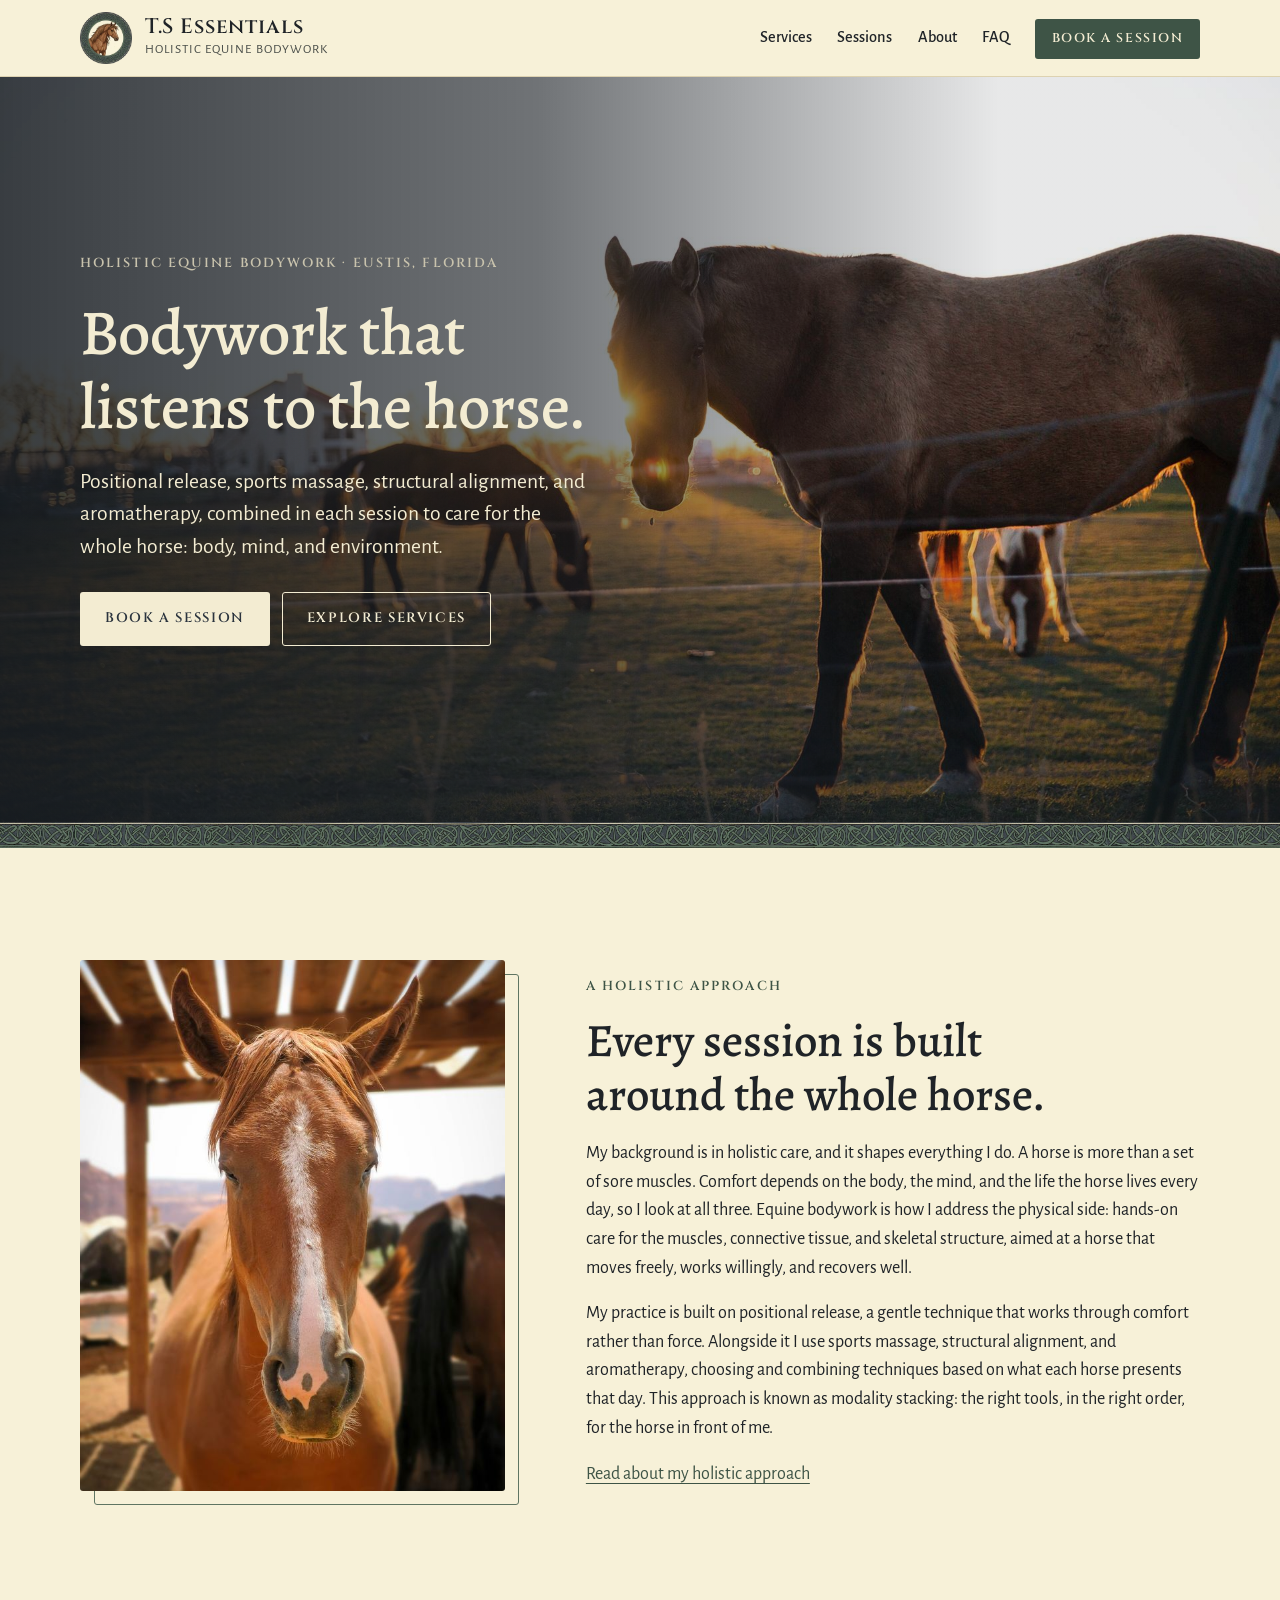
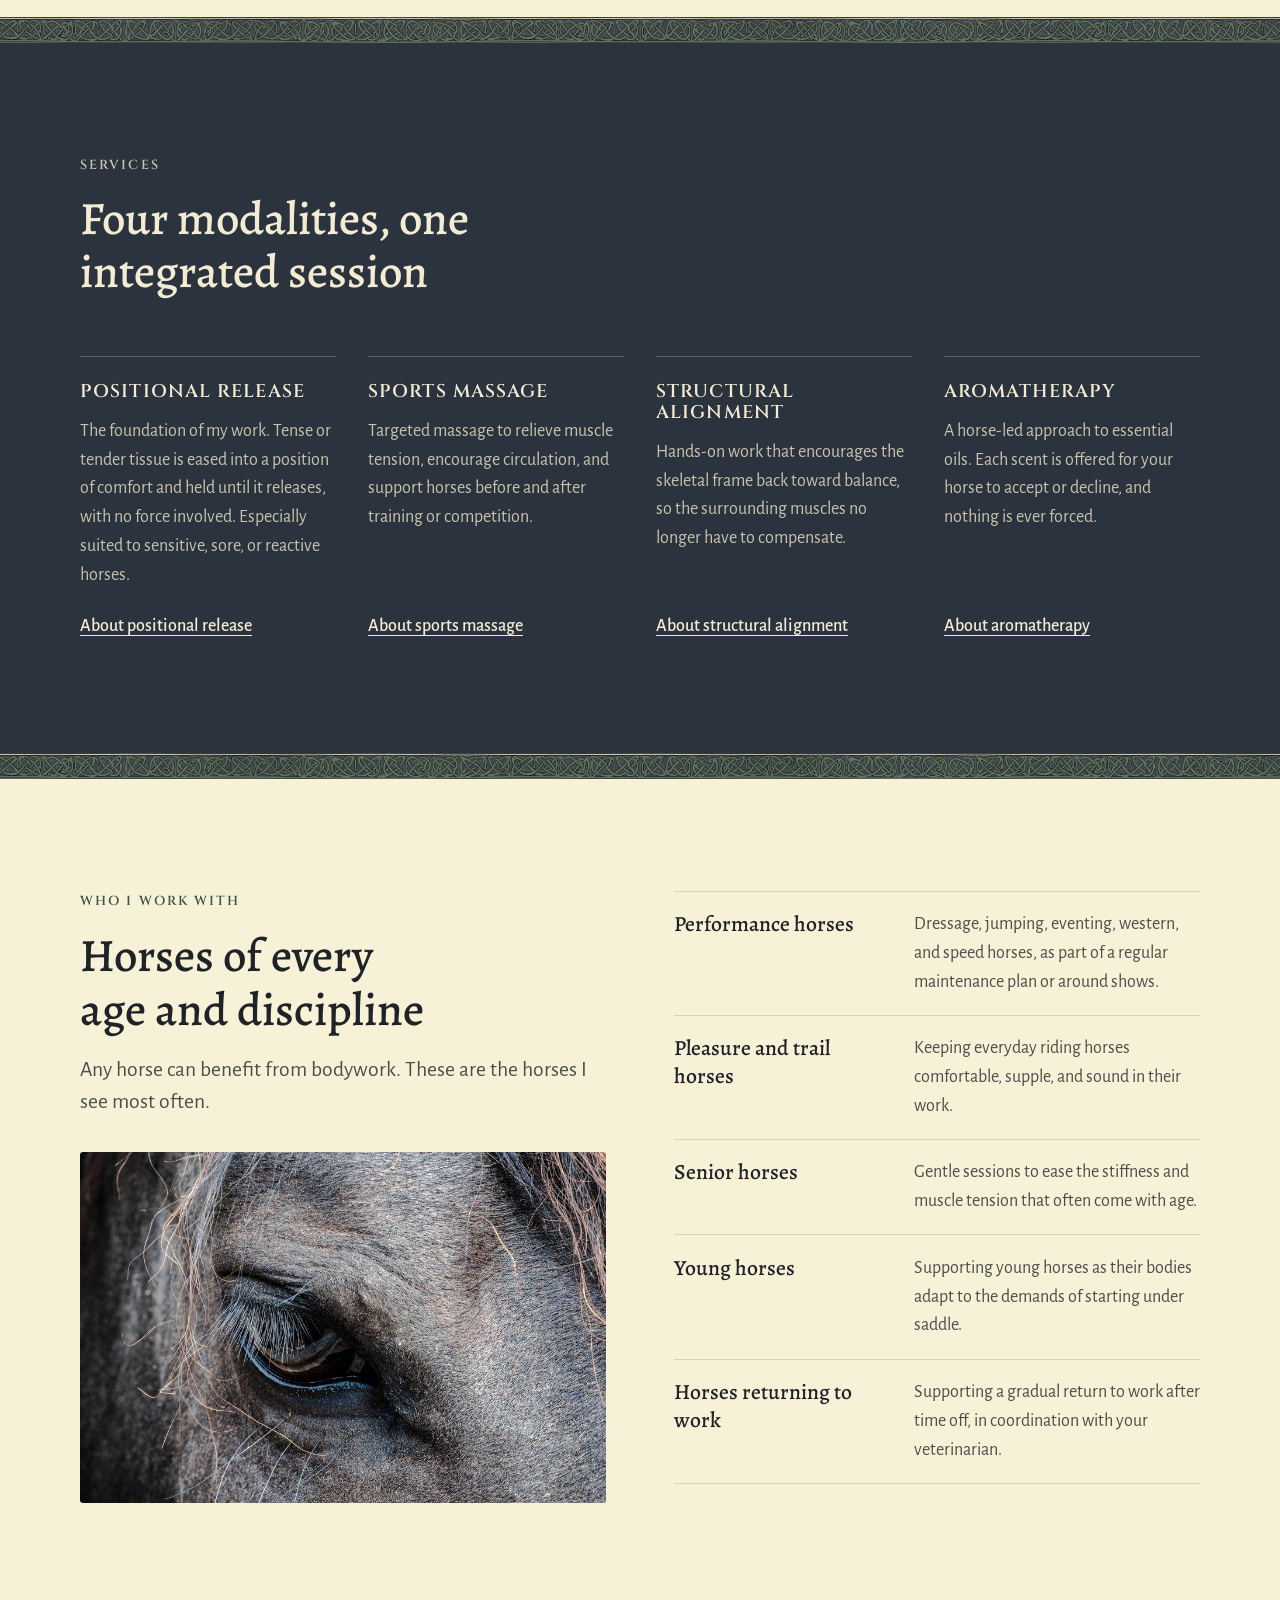
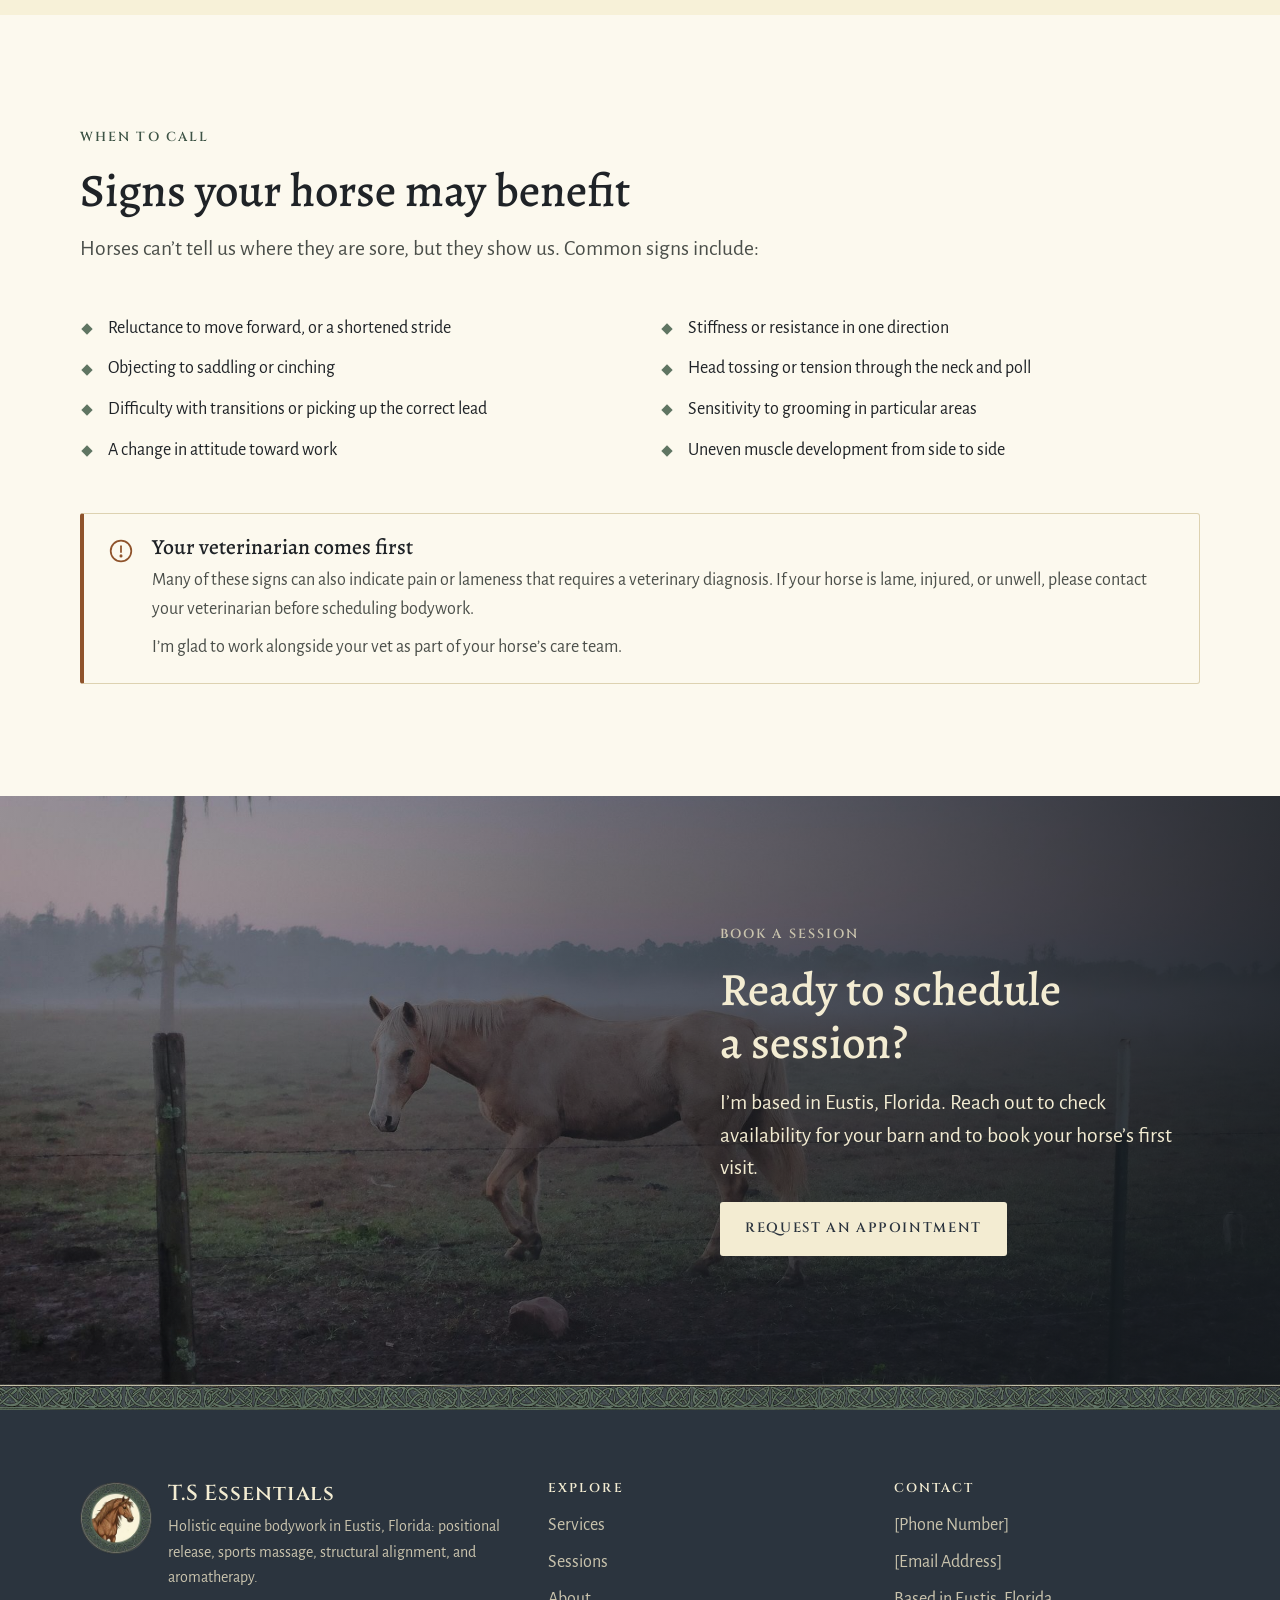
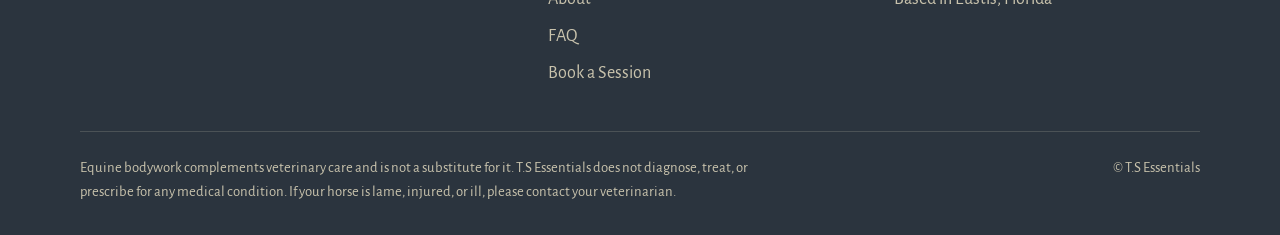
<file: ts-essentials-website/index.html>
<!doctype html>
<html lang="en-US">
<head>
<meta charset="utf-8">
<meta name="viewport" content="width=device-width, initial-scale=1, viewport-fit=cover">
<title>T.S Essentials | Holistic Equine Bodywork in Eustis, Florida</title>
<meta name="claude:viewport-fit-sides" content="cover">
<meta name="description" content="Holistic equine bodywork in Eustis, Florida. Positional release, sports massage, structural alignment, and horse-led aromatherapy, combined in each session to suit your horse.">
<meta property="og:type" content="website">
<meta property="og:site_name" content="T.S Essentials">
<meta property="og:title" content="T.S Essentials | Holistic Equine Bodywork in Eustis, Florida">
<meta property="og:description" content="Holistic equine bodywork in Eustis, Florida. Positional release, sports massage, structural alignment, and horse-led aromatherapy, combined in each session to suit your horse.">
<meta property="og:image" content="images/logo-full.jpg">
<meta name="theme-color" content="#f7f1d8">
<link rel="icon" type="image/png" href="images/favicon.png">
<link rel="apple-touch-icon" href="images/apple-touch-icon.png">
<link rel="preconnect" href="https://fonts.googleapis.com">
<link rel="preconnect" href="https://fonts.gstatic.com" crossorigin>
<link rel="stylesheet" href="https://fonts.googleapis.com/css2?family=Alegreya:ital,wght@0,500;0,600;1,500&family=Alegreya+Sans:wght@400;500;700&family=Cinzel:wght@500;600&display=swap">
<link rel="stylesheet" href="css/styles.css">
<script>document.documentElement.classList.add("js");</script>
</head>
<body>
<a class="skip" href="#main">Skip to content</a>
<header class="site-header">
  <div class="wrap">
    <a class="brand" href="index.html" aria-label="T.S Essentials, home">
      <img src="images/emblem-small.webp" width="52" height="52" alt="">
      <span>
        <span class="brand__name">T.S Essentials</span>
        <span class="brand__sub">Holistic Equine Bodywork</span>
      </span>
    </a>
    <button class="nav-toggle" type="button" aria-expanded="false" aria-controls="site-nav">Menu</button>
    <nav class="nav" id="site-nav" aria-label="Main">
      <ul>
        <li><a href="services.html">Services</a></li>
        <li><a href="sessions.html">Sessions</a></li>
        <li><a href="about.html">About</a></li>
        <li><a href="sessions.html#faq">FAQ</a></li>
        <li><a class="nav__cta" href="contact.html">Book a Session</a></li>
      </ul>
    </nav>
  </div>
</header>

<main id="main">

<section class="hero">
  <img class="hero__img" src="images/farm-sunset.jpg" srcset="images/farm-sunset-sm.jpg 900w, images/farm-sunset.jpg 1920w" sizes="100vw" alt="Horses grazing in a pasture at sunset" fetchpriority="high">
  <div class="wrap">
    <div class="hero__inner">
      <p class="eyebrow">Holistic equine bodywork &middot; Eustis, Florida</p>
      <h1>Bodywork that listens to the horse.</h1>
      <p>Positional release, sports massage, structural alignment, and aromatherapy, combined in each session to care for the whole horse: body, mind, and environment.</p>
      <div class="actions">
        <a class="btn btn--light" href="contact.html">Book a session</a>
        <a class="btn btn--ghost" href="services.html">Explore services</a>
      </div>
    </div>
  </div>
</section>
<div class="knot" role="presentation"></div>

<section class="section">
  <div class="wrap split">
    <div class="split__media split__media--tall framed">
      <img src="images/chestnut-blaze.jpg" srcset="images/chestnut-blaze-sm.jpg 640w, images/chestnut-blaze.jpg 1100w" sizes="(max-width: 820px) 100vw, 40vw" width="1100" height="1650" alt="A chestnut horse with a white blaze looking out from a run-in shed" loading="lazy">
    </div>
    <div class="stack">
      <p class="eyebrow">A holistic approach</p>
      <h2>Every session is built around the whole horse.</h2>
      <div class="prose">
        <p>My background is in holistic care, and it shapes everything I do. A horse is more than a set of sore muscles. Comfort depends on the body, the mind, and the life the horse lives every day, so I look at all three. Equine bodywork is how I address the physical side: hands-on care for the muscles, connective tissue, and skeletal structure, aimed at a horse that moves freely, works willingly, and recovers well.</p>
        <p>My practice is built on positional release, a gentle technique that works through comfort rather than force. Alongside it I use sports massage, structural alignment, and aromatherapy, choosing and combining techniques based on what each horse presents that day. This approach is known as modality stacking: the right tools, in the right order, for the horse in front of me.</p>
      </div>
      <p><a href="services.html#holistic">Read about my holistic approach</a></p>
    </div>
  </div>
</section>

<div class="knot" role="presentation"></div>
<section class="band section" aria-labelledby="pillars-title">
  <div class="wrap">
    <div class="band__head">
      <p class="eyebrow">Services</p>
      <h2 id="pillars-title">Four modalities, one integrated session</h2>
    </div>
    <div class="pillars pillars--four">
      <article class="pillar">
        <h3>Positional Release</h3>
        <p>The foundation of my work. Tense or tender tissue is eased into a position of comfort and held until it releases, with no force involved. Especially suited to sensitive, sore, or reactive horses.</p>
        <a class="more" href="services.html#positional-release">About positional release</a>
      </article>
      <article class="pillar">
        <h3>Sports Massage</h3>
        <p>Targeted massage to relieve muscle tension, encourage circulation, and support horses before and after training or competition.</p>
        <a class="more" href="services.html#sports-massage">About sports massage</a>
      </article>
      <article class="pillar">
        <h3>Structural Alignment</h3>
        <p>Hands-on work that encourages the skeletal frame back toward balance, so the surrounding muscles no longer have to compensate.</p>
        <a class="more" href="services.html#structural-alignment">About structural alignment</a>
      </article>
      <article class="pillar">
        <h3>Aromatherapy</h3>
        <p>A horse-led approach to essential oils. Each scent is offered for your horse to accept or decline, and nothing is ever forced.</p>
        <a class="more" href="services.html#aromatherapy">About aromatherapy</a>
      </article>
    </div>
  </div>
</section>
<div class="knot" role="presentation"></div>

<section class="section">
  <div class="wrap two-col">
    <div class="stack">
      <p class="eyebrow">Who I work with</p>
      <h2>Horses of every age and discipline</h2>
      <p class="lede">Any horse can benefit from bodywork. These are the horses I see most often.</p>
      <img class="mt-1" src="images/horse-eye-sm.jpg" srcset="images/horse-eye-sm.jpg 900w, images/horse-eye.jpg 1920w" sizes="(max-width: 820px) 100vw, 45vw" width="900" height="601" alt="Close-up of a horse&rsquo;s eye and forelock" loading="lazy" style="border-radius: var(--radius); aspect-ratio: 3 / 2; object-fit: cover;">
    </div>
    <dl class="roster">
      <div><dt>Performance horses</dt><dd>Dressage, jumping, eventing, western, and speed horses, as part of a regular maintenance plan or around shows.</dd></div>
      <div><dt>Pleasure and trail horses</dt><dd>Keeping everyday riding horses comfortable, supple, and sound in their work.</dd></div>
      <div><dt>Senior horses</dt><dd>Gentle sessions to ease the stiffness and muscle tension that often come with age.</dd></div>
      <div><dt>Young horses</dt><dd>Supporting young horses as their bodies adapt to the demands of starting under saddle.</dd></div>
      <div><dt>Horses returning to work</dt><dd>Supporting a gradual return to work after time off, in coordination with your veterinarian.</dd></div>
    </dl>
  </div>
</section>

<section class="section section--paper">
  <div class="wrap">
    <div class="section-head">
      <p class="eyebrow">When to call</p>
      <h2>Signs your horse may benefit</h2>
      <p class="lede">Horses can&rsquo;t tell us where they are sore, but they show us. Common signs include:</p>
    </div>
    <ul class="checks checks--two">
      <li>Reluctance to move forward, or a shortened stride</li>
      <li>Stiffness or resistance in one direction</li>
      <li>Objecting to saddling or cinching</li>
      <li>Head tossing or tension through the neck and poll</li>
      <li>Difficulty with transitions or picking up the correct lead</li>
      <li>Sensitivity to grooming in particular areas</li>
      <li>A change in attitude toward work</li>
      <li>Uneven muscle development from side to side</li>
    </ul>
    <div class="mt-3">
  <div class="notice" role="note">
    <svg viewBox="0 0 24 24" fill="none" stroke="currentColor" stroke-width="1.6" stroke-linecap="round" stroke-linejoin="round" aria-hidden="true"><circle cx="12" cy="12" r="9.5"/><path d="M12 7.5v5.5"/><circle cx="12" cy="16.5" r="0.6" fill="currentColor"/></svg>
    <div>
      <h3>Your veterinarian comes first</h3>
      <p>Many of these signs can also indicate pain or lameness that requires a veterinary diagnosis. If your horse is lame, injured, or unwell, please contact your veterinarian before scheduling bodywork.</p>
      <p>I&rsquo;m glad to work alongside your vet as part of your horse&rsquo;s care team.</p>
    </div>
  </div>
    </div>
  </div>
</section>

<section class="cta" aria-labelledby="cta-title">
  <img src="images/palomino-fog.jpg" srcset="images/palomino-fog-sm.jpg 900w, images/palomino-fog.jpg 1920w" sizes="100vw" alt="" loading="lazy" style="object-position: 50% 55%;">
  <div class="wrap">
    <div class="cta__inner">
      <p class="eyebrow">Book a session</p>
      <h2 id="cta-title">Ready to schedule a session?</h2>
      <p>I&rsquo;m based in Eustis, Florida. Reach out to check availability for your barn and to book your horse&rsquo;s first visit.</p>
      <div class="actions"><a class="btn btn--light" href="contact.html">Request an appointment</a></div>
    </div>
  </div>
</section>

</main>
<div class="knot" role="presentation"></div>
<footer class="site-footer">
  <div class="wrap">
    <div class="footer-grid">
      <div class="footer-brand">
        <img src="images/emblem-small.webp" width="72" height="72" alt="">
        <div>
          <span class="brand__name">T.S Essentials</span>
          <p>Holistic equine bodywork in Eustis, Florida: positional release, sports massage, structural alignment, and aromatherapy.</p>
        </div>
      </div>
      <div>
        <h2>Explore</h2>
        <ul>
          <li><a href="services.html">Services</a></li>
          <li><a href="sessions.html">Sessions</a></li>
          <li><a href="about.html">About</a></li>
          <li><a href="sessions.html#faq">FAQ</a></li>
          <li><a href="contact.html">Book a Session</a></li>
        </ul>
      </div>
      <div>
        <h2>Contact</h2>
        <ul>
          <li><a href="tel:[Phone Number]">[Phone Number]</a></li>
          <li><a href="mailto:[Email Address]">[Email Address]</a></li>
          <li>Based in Eustis, Florida</li>
        </ul>
      </div>
    </div>
    <div class="footer-base">
      <p>Equine bodywork complements veterinary care and is not a substitute for it. T.S Essentials does not diagnose, treat, or prescribe for any medical condition. If your horse is lame, injured, or ill, please contact your veterinarian.</p>
      <p>&copy; T.S Essentials</p>
    </div>
  </div>
</footer>
<script src="js/main.js" defer></script>
</body>
</html>
</file>
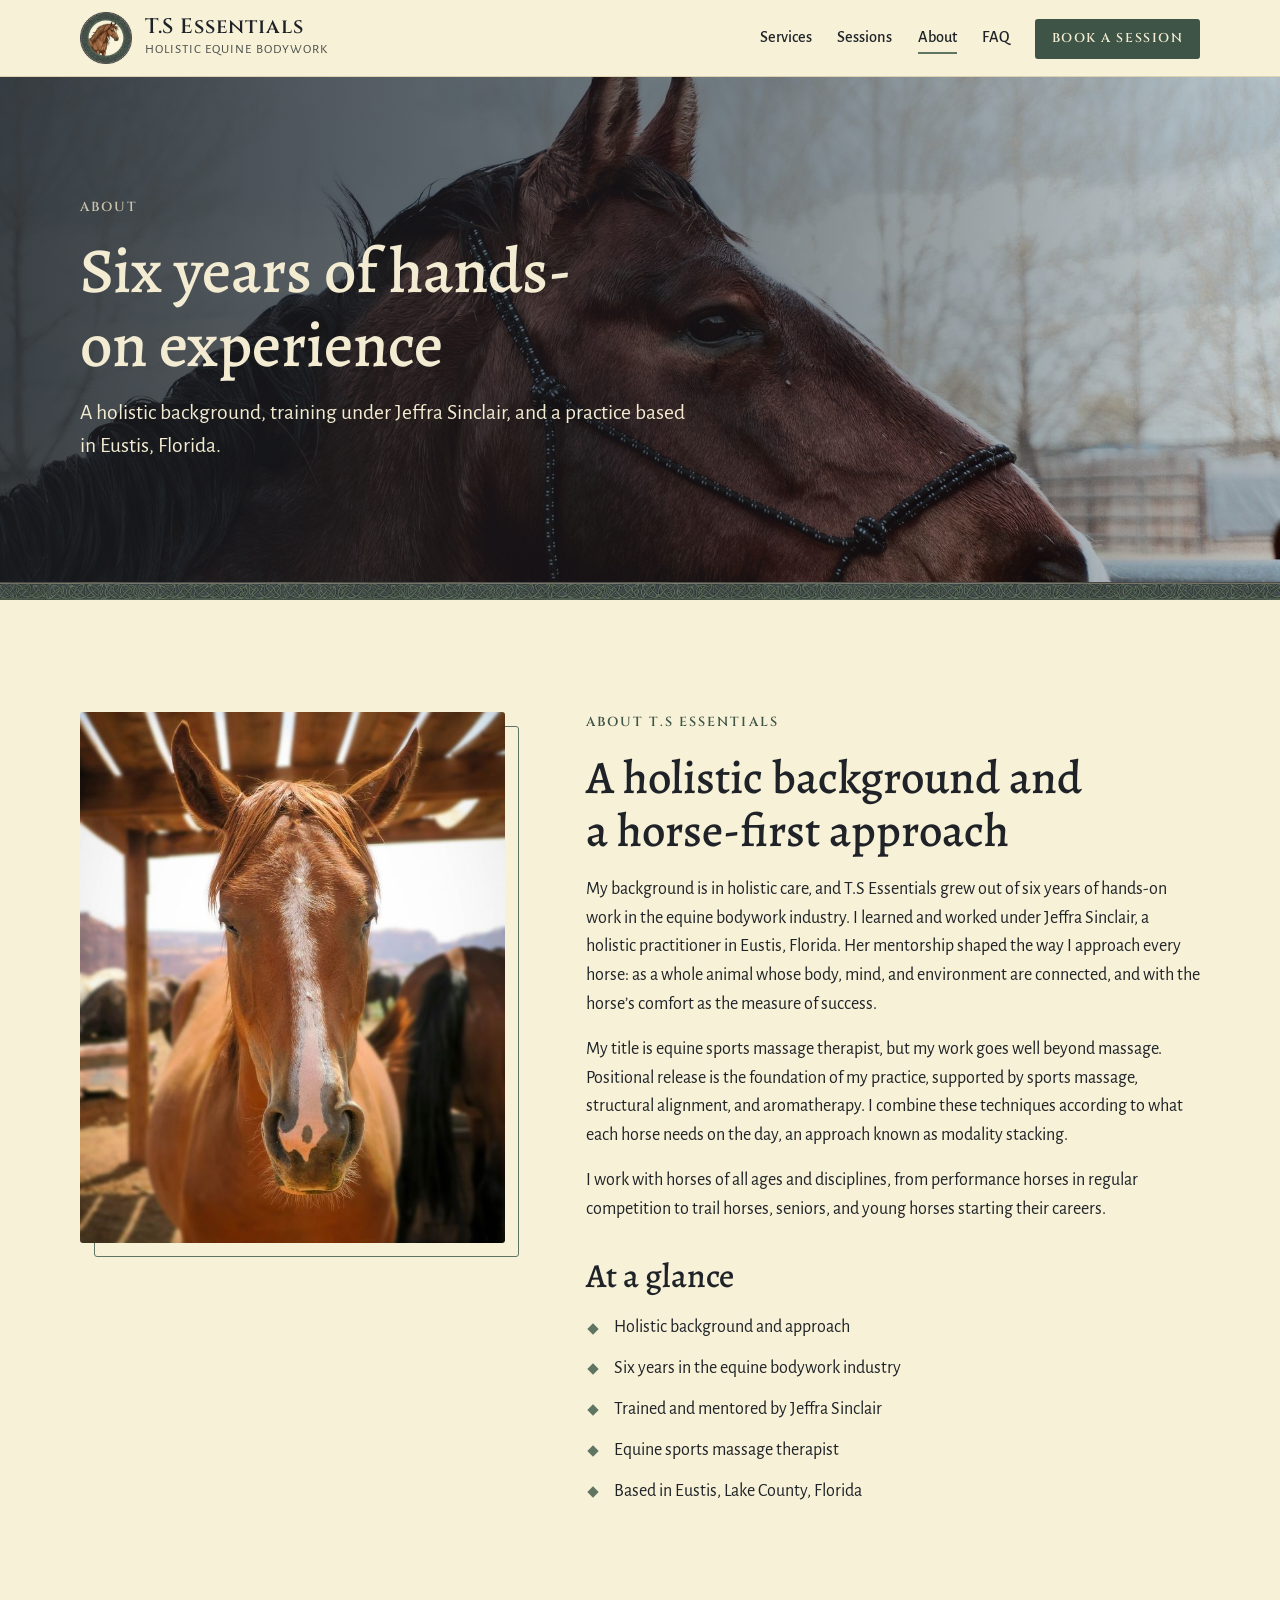
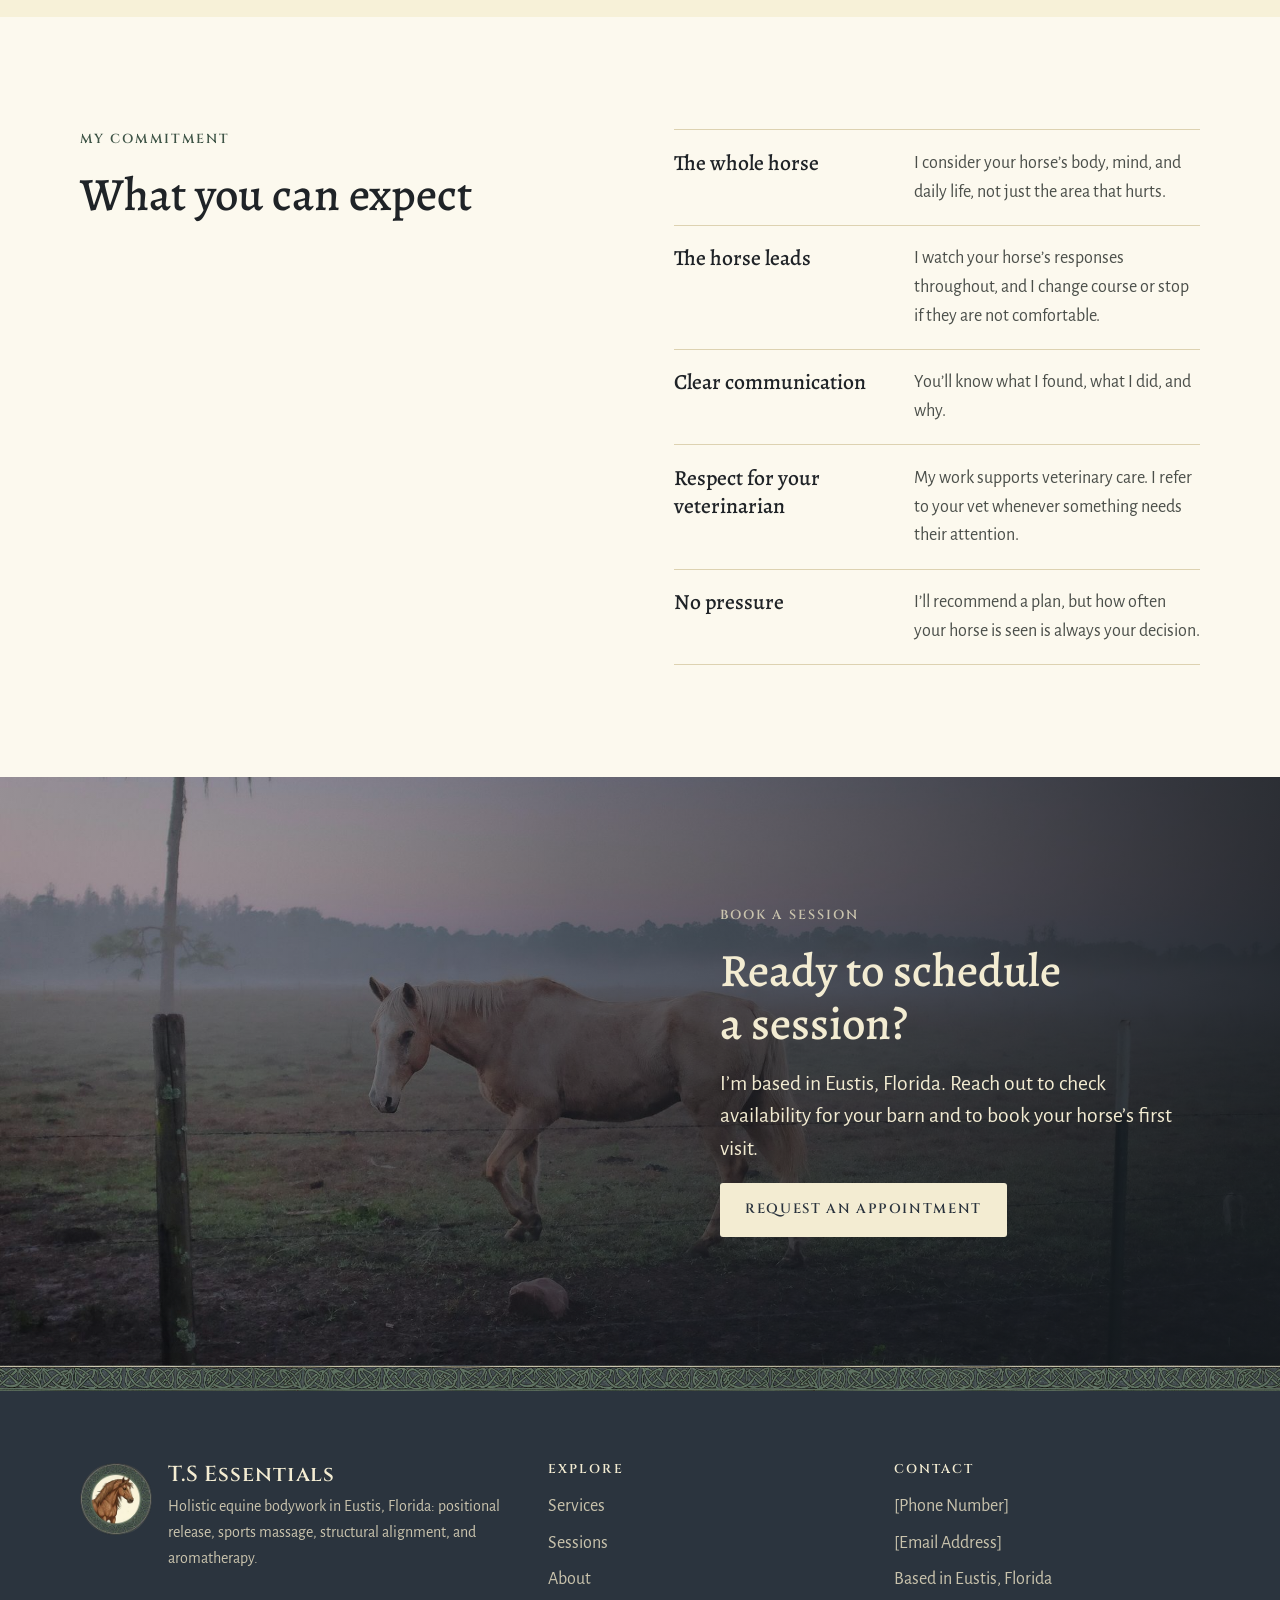
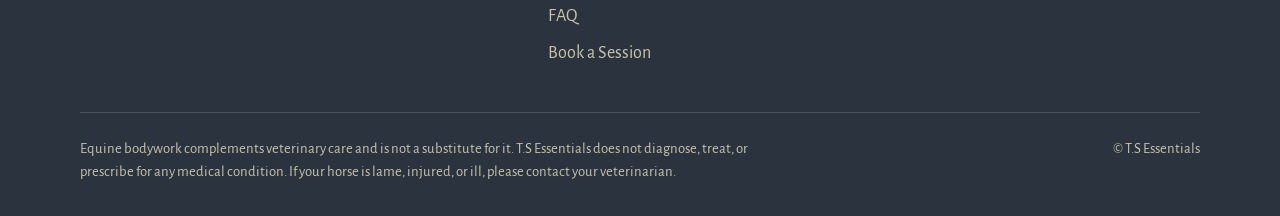
<file: ts-essentials-website/about.html>
<!doctype html>
<html lang="en-US">
<head>
<meta charset="utf-8">
<meta name="viewport" content="width=device-width, initial-scale=1, viewport-fit=cover">
<title>About | T.S Essentials</title>
<meta name="claude:viewport-fit-sides" content="cover">
<meta name="description" content="T.S Essentials is a holistic equine bodywork practice in Eustis, Florida, with six years of industry experience and training under Jeffra Sinclair.">
<meta property="og:type" content="website">
<meta property="og:site_name" content="T.S Essentials">
<meta property="og:title" content="About | T.S Essentials">
<meta property="og:description" content="T.S Essentials is a holistic equine bodywork practice in Eustis, Florida, with six years of industry experience and training under Jeffra Sinclair.">
<meta property="og:image" content="images/logo-full.jpg">
<meta name="theme-color" content="#f7f1d8">
<link rel="icon" type="image/png" href="images/favicon.png">
<link rel="apple-touch-icon" href="images/apple-touch-icon.png">
<link rel="preconnect" href="https://fonts.googleapis.com">
<link rel="preconnect" href="https://fonts.gstatic.com" crossorigin>
<link rel="stylesheet" href="https://fonts.googleapis.com/css2?family=Alegreya:ital,wght@0,500;0,600;1,500&family=Alegreya+Sans:wght@400;500;700&family=Cinzel:wght@500;600&display=swap">
<link rel="stylesheet" href="css/styles.css">
<script>document.documentElement.classList.add("js");</script>
</head>
<body>
<a class="skip" href="#main">Skip to content</a>
<header class="site-header">
  <div class="wrap">
    <a class="brand" href="index.html" aria-label="T.S Essentials, home">
      <img src="images/emblem-small.webp" width="52" height="52" alt="">
      <span>
        <span class="brand__name">T.S Essentials</span>
        <span class="brand__sub">Holistic Equine Bodywork</span>
      </span>
    </a>
    <button class="nav-toggle" type="button" aria-expanded="false" aria-controls="site-nav">Menu</button>
    <nav class="nav" id="site-nav" aria-label="Main">
      <ul>
        <li><a href="services.html">Services</a></li>
        <li><a href="sessions.html">Sessions</a></li>
        <li><a href="about.html" aria-current="page">About</a></li>
        <li><a href="sessions.html#faq">FAQ</a></li>
        <li><a class="nav__cta" href="contact.html">Book a Session</a></li>
      </ul>
    </nav>
  </div>
</header>
<section class="page-head">
  <img src="images/bay-halter.jpg" srcset="images/bay-halter-sm.jpg 900w, images/bay-halter.jpg 1920w" sizes="100vw" alt="" style="object-position: 60% 35%;">
  <div class="wrap">
    <div class="page-head__inner">
      <p class="eyebrow">About</p>
      <h1>Six years of hands-on experience</h1>
      <p>A holistic background, training under Jeffra Sinclair, and a practice based in Eustis, Florida.</p>
    </div>
  </div>
</section>
<div class="knot knot--thin" role="presentation"></div>

<main id="main">

<section class="section">
  <div class="wrap split split--top">
    <div class="split__media split__media--tall framed">
      <img src="images/chestnut-blaze.jpg" srcset="images/chestnut-blaze-sm.jpg 640w, images/chestnut-blaze.jpg 1100w" sizes="(max-width: 820px) 100vw, 40vw" width="1100" height="1650" alt="A chestnut horse with a white blaze looking out from a run-in shed" loading="lazy">
    </div>
    <div class="stack">
      <p class="eyebrow">About T.S Essentials</p>
      <h2>A holistic background and a horse-first approach</h2>
      <div class="prose">
        <p>My background is in holistic care, and T.S Essentials grew out of six years of hands-on work in the equine bodywork industry. I learned and worked under Jeffra Sinclair, a holistic practitioner in Eustis, Florida. Her mentorship shaped the way I approach every horse: as a whole animal whose body, mind, and environment are connected, and with the horse&rsquo;s comfort as the measure of success.</p>
        <p>My title is equine sports massage therapist, but my work goes well beyond massage. Positional release is the foundation of my practice, supported by sports massage, structural alignment, and aromatherapy. I combine these techniques according to what each horse needs on the day, an approach known as modality stacking.</p>
        <p>I work with horses of all ages and disciplines, from performance horses in regular competition to trail horses, seniors, and young horses starting their careers.</p>
      </div>
      <h3 class="mt-1">At a glance</h3>
      <ul class="checks">
        <li>Holistic background and approach</li>
        <li>Six years in the equine bodywork industry</li>
        <li>Trained and mentored by Jeffra Sinclair</li>
        <li>Equine sports massage therapist</li>
        <li>Based in Eustis, Lake County, Florida</li>
      </ul>
    </div>
  </div>
</section>

<section class="section section--paper">
  <div class="wrap two-col">
    <div class="stack">
      <p class="eyebrow">My commitment</p>
      <h2>What you can expect</h2>
    </div>
    <dl class="roster">
      <div><dt>The whole horse</dt><dd>I consider your horse&rsquo;s body, mind, and daily life, not just the area that hurts.</dd></div>
      <div><dt>The horse leads</dt><dd>I watch your horse&rsquo;s responses throughout, and I change course or stop if they are not comfortable.</dd></div>
      <div><dt>Clear communication</dt><dd>You&rsquo;ll know what I found, what I did, and why.</dd></div>
      <div><dt>Respect for your veterinarian</dt><dd>My work supports veterinary care. I refer to your vet whenever something needs their attention.</dd></div>
      <div><dt>No pressure</dt><dd>I&rsquo;ll recommend a plan, but how often your horse is seen is always your decision.</dd></div>
    </dl>
  </div>
</section>

<section class="cta" aria-labelledby="cta-title">
  <img src="images/palomino-fog.jpg" srcset="images/palomino-fog-sm.jpg 900w, images/palomino-fog.jpg 1920w" sizes="100vw" alt="" loading="lazy" style="object-position: 50% 55%;">
  <div class="wrap">
    <div class="cta__inner">
      <p class="eyebrow">Book a session</p>
      <h2 id="cta-title">Ready to schedule a session?</h2>
      <p>I&rsquo;m based in Eustis, Florida. Reach out to check availability for your barn and to book your horse&rsquo;s first visit.</p>
      <div class="actions"><a class="btn btn--light" href="contact.html">Request an appointment</a></div>
    </div>
  </div>
</section>

</main>
<div class="knot" role="presentation"></div>
<footer class="site-footer">
  <div class="wrap">
    <div class="footer-grid">
      <div class="footer-brand">
        <img src="images/emblem-small.webp" width="72" height="72" alt="">
        <div>
          <span class="brand__name">T.S Essentials</span>
          <p>Holistic equine bodywork in Eustis, Florida: positional release, sports massage, structural alignment, and aromatherapy.</p>
        </div>
      </div>
      <div>
        <h2>Explore</h2>
        <ul>
          <li><a href="services.html">Services</a></li>
          <li><a href="sessions.html">Sessions</a></li>
          <li><a href="about.html">About</a></li>
          <li><a href="sessions.html#faq">FAQ</a></li>
          <li><a href="contact.html">Book a Session</a></li>
        </ul>
      </div>
      <div>
        <h2>Contact</h2>
        <ul>
          <li><a href="tel:[Phone Number]">[Phone Number]</a></li>
          <li><a href="mailto:[Email Address]">[Email Address]</a></li>
          <li>Based in Eustis, Florida</li>
        </ul>
      </div>
    </div>
    <div class="footer-base">
      <p>Equine bodywork complements veterinary care and is not a substitute for it. T.S Essentials does not diagnose, treat, or prescribe for any medical condition. If your horse is lame, injured, or ill, please contact your veterinarian.</p>
      <p>&copy; T.S Essentials</p>
    </div>
  </div>
</footer>
<script src="js/main.js" defer></script>
</body>
</html>
</file>
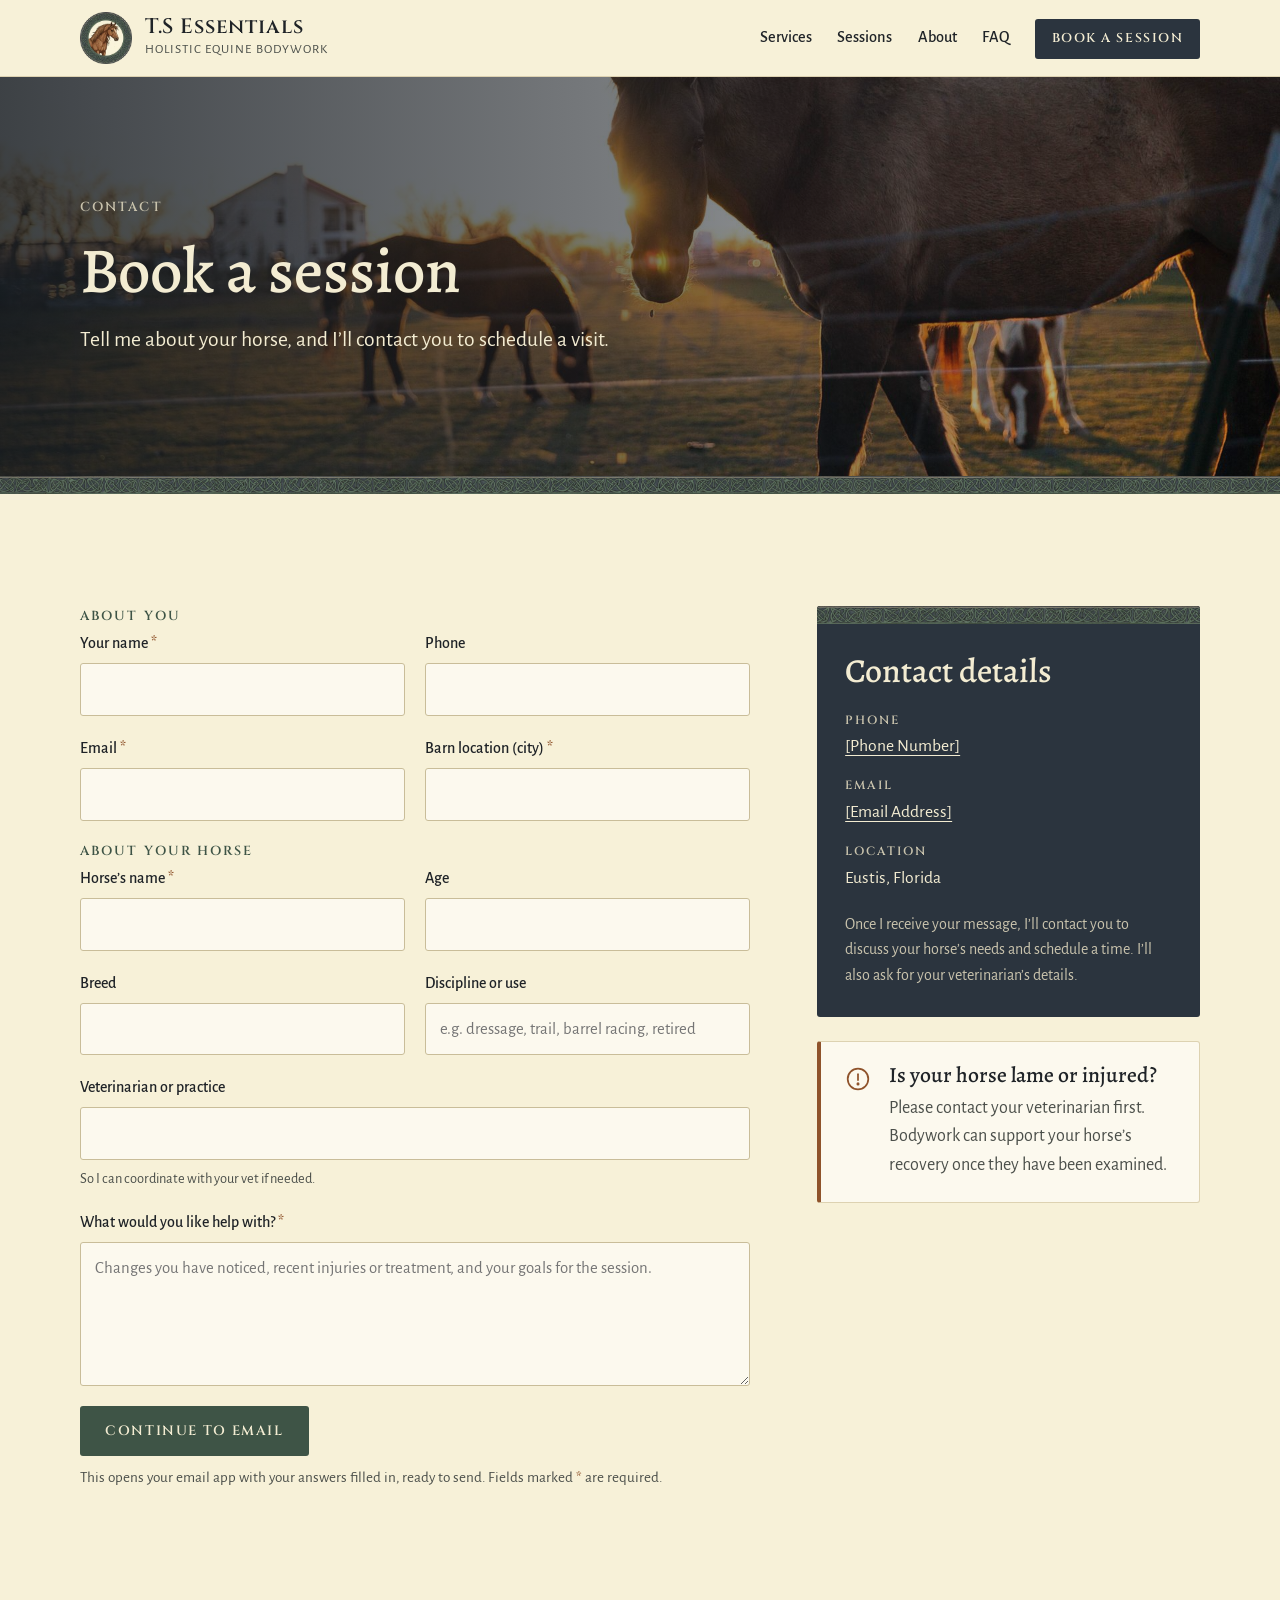
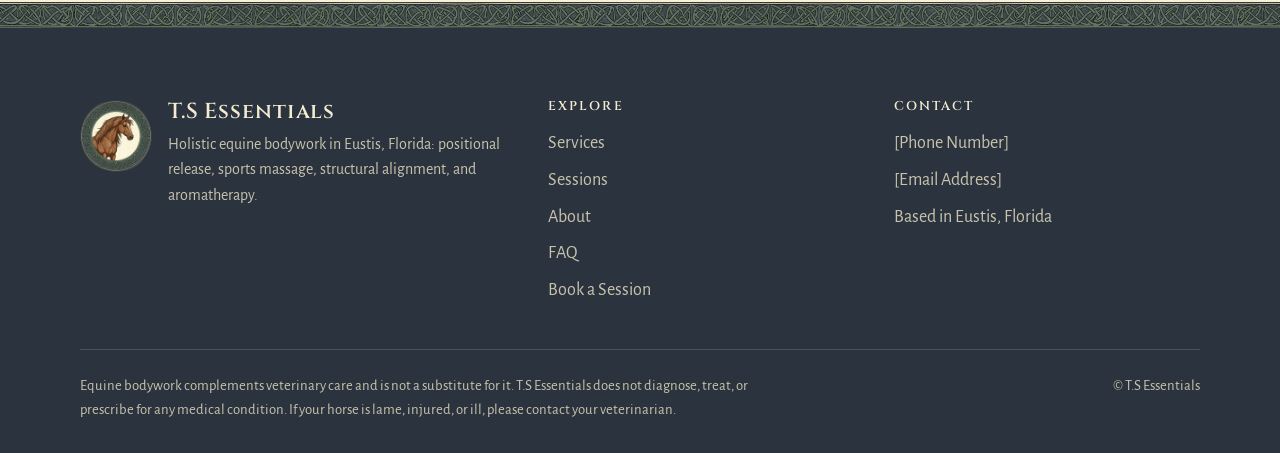
<file: ts-essentials-website/contact.html>
<!doctype html>
<html lang="en-US">
<head>
<meta charset="utf-8">
<meta name="viewport" content="width=device-width, initial-scale=1, viewport-fit=cover">
<title>Book a Session | T.S Essentials</title>
<meta name="claude:viewport-fit-sides" content="cover">
<meta name="description" content="Request a holistic equine bodywork appointment with T.S Essentials in Eustis, Florida.">
<meta property="og:type" content="website">
<meta property="og:site_name" content="T.S Essentials">
<meta property="og:title" content="Book a Session | T.S Essentials">
<meta property="og:description" content="Request a holistic equine bodywork appointment with T.S Essentials in Eustis, Florida.">
<meta property="og:image" content="images/logo-full.jpg">
<meta name="theme-color" content="#f7f1d8">
<link rel="icon" type="image/png" href="images/favicon.png">
<link rel="apple-touch-icon" href="images/apple-touch-icon.png">
<link rel="preconnect" href="https://fonts.googleapis.com">
<link rel="preconnect" href="https://fonts.gstatic.com" crossorigin>
<link rel="stylesheet" href="https://fonts.googleapis.com/css2?family=Alegreya:ital,wght@0,500;0,600;1,500&family=Alegreya+Sans:wght@400;500;700&family=Cinzel:wght@500;600&display=swap">
<link rel="stylesheet" href="css/styles.css">
<script>document.documentElement.classList.add("js");</script>
</head>
<body>
<a class="skip" href="#main">Skip to content</a>
<header class="site-header">
  <div class="wrap">
    <a class="brand" href="index.html" aria-label="T.S Essentials, home">
      <img src="images/emblem-small.webp" width="52" height="52" alt="">
      <span>
        <span class="brand__name">T.S Essentials</span>
        <span class="brand__sub">Holistic Equine Bodywork</span>
      </span>
    </a>
    <button class="nav-toggle" type="button" aria-expanded="false" aria-controls="site-nav">Menu</button>
    <nav class="nav" id="site-nav" aria-label="Main">
      <ul>
        <li><a href="services.html">Services</a></li>
        <li><a href="sessions.html">Sessions</a></li>
        <li><a href="about.html">About</a></li>
        <li><a href="sessions.html#faq">FAQ</a></li>
        <li><a class="nav__cta" href="contact.html" aria-current="page">Book a Session</a></li>
      </ul>
    </nav>
  </div>
</header>
<section class="page-head">
  <img src="images/farm-sunset.jpg" srcset="images/farm-sunset-sm.jpg 900w, images/farm-sunset.jpg 1920w" sizes="100vw" alt="" style="object-position: 60% 60%;">
  <div class="wrap">
    <div class="page-head__inner">
      <p class="eyebrow">Contact</p>
      <h1>Book a session</h1>
      <p>Tell me about your horse, and I&rsquo;ll contact you to schedule a visit.</p>
    </div>
  </div>
</section>
<div class="knot knot--thin" role="presentation"></div>

<main id="main">

<section class="section">
  <div class="wrap contact-grid">
    <form class="form" id="enquiry-form" data-email="[Email Address]" novalidate>
      <fieldset>
        <legend>About you</legend>
        <div class="row">
          <div class="field">
            <label for="owner-name">Your name <span class="req" aria-hidden="true">*</span></label>
            <input id="owner-name" name="owner-name" type="text" autocomplete="name" required>
          </div>
          <div class="field">
            <label for="owner-phone">Phone</label>
            <input id="owner-phone" name="owner-phone" type="tel" autocomplete="tel">
          </div>
        </div>
        <div class="row">
          <div class="field">
            <label for="owner-email">Email <span class="req" aria-hidden="true">*</span></label>
            <input id="owner-email" name="owner-email" type="email" autocomplete="email" required>
          </div>
          <div class="field">
            <label for="location">Barn location (city) <span class="req" aria-hidden="true">*</span></label>
            <input id="location" name="location" type="text" required>
          </div>
        </div>
      </fieldset>

      <fieldset>
        <legend>About your horse</legend>
        <div class="row">
          <div class="field">
            <label for="horse-name">Horse&rsquo;s name <span class="req" aria-hidden="true">*</span></label>
            <input id="horse-name" name="horse-name" type="text" required>
          </div>
          <div class="field">
            <label for="horse-age">Age</label>
            <input id="horse-age" name="horse-age" type="text" inputmode="numeric">
          </div>
        </div>
        <div class="row">
          <div class="field">
            <label for="horse-breed">Breed</label>
            <input id="horse-breed" name="horse-breed" type="text">
          </div>
          <div class="field">
            <label for="horse-work">Discipline or use</label>
            <input id="horse-work" name="horse-work" type="text" placeholder="e.g. dressage, trail, barrel racing, retired">
          </div>
        </div>
        <div class="field">
          <label for="vet">Veterinarian or practice</label>
          <input id="vet" name="vet" type="text">
          <span class="hint">So I can coordinate with your vet if needed.</span>
        </div>
        <div class="field">
          <label for="message">What would you like help with? <span class="req" aria-hidden="true">*</span></label>
          <textarea id="message" name="message" required placeholder="Changes you have noticed, recent injuries or treatment, and your goals for the session."></textarea>
        </div>
      </fieldset>

      <div class="stack" style="gap: 0.6rem;">
        <div class="actions"><button class="btn btn--primary" type="submit">Continue to email</button></div>
        <p class="hint" style="font-size: 0.95rem; color: var(--ink-soft);">This opens your email app with your answers filled in, ready to send. Fields marked <span class="req">*</span> are required.</p>
      </div>
      <p class="form__status" id="form-status" role="status" hidden></p>
    </form>

    <aside class="stack" style="gap: 1.5rem;">
      <div class="aside-card">
        <div class="knot knot--thin" role="presentation"></div>
        <div class="aside-card__body">
          <h2 style="font-size: var(--step-2);">Contact details</h2>
          <dl>
            <div><dt>Phone</dt><dd><a href="tel:[Phone Number]">[Phone Number]</a></dd></div>
            <div><dt>Email</dt><dd><a href="mailto:[Email Address]">[Email Address]</a></dd></div>
            <div><dt>Location</dt><dd>Eustis, Florida</dd></div>
          </dl>
          <p>Once I receive your message, I&rsquo;ll contact you to discuss your horse&rsquo;s needs and schedule a time. I&rsquo;ll also ask for your veterinarian&rsquo;s details.</p>
        </div>
      </div>
      <div class="notice" role="note">
    <svg viewBox="0 0 24 24" fill="none" stroke="currentColor" stroke-width="1.6" stroke-linecap="round" stroke-linejoin="round" aria-hidden="true"><circle cx="12" cy="12" r="9.5"/><path d="M12 7.5v5.5"/><circle cx="12" cy="16.5" r="0.6" fill="currentColor"/></svg>
    <div>
      <h3>Is your horse lame or injured?</h3>
      <p>Please contact your veterinarian first. Bodywork can support your horse&rsquo;s recovery once they have been examined.</p>
    </div>
  </div>
    </aside>
  </div>
</section>

</main>
<div class="knot" role="presentation"></div>
<footer class="site-footer">
  <div class="wrap">
    <div class="footer-grid">
      <div class="footer-brand">
        <img src="images/emblem-small.webp" width="72" height="72" alt="">
        <div>
          <span class="brand__name">T.S Essentials</span>
          <p>Holistic equine bodywork in Eustis, Florida: positional release, sports massage, structural alignment, and aromatherapy.</p>
        </div>
      </div>
      <div>
        <h2>Explore</h2>
        <ul>
          <li><a href="services.html">Services</a></li>
          <li><a href="sessions.html">Sessions</a></li>
          <li><a href="about.html">About</a></li>
          <li><a href="sessions.html#faq">FAQ</a></li>
          <li><a href="contact.html">Book a Session</a></li>
        </ul>
      </div>
      <div>
        <h2>Contact</h2>
        <ul>
          <li><a href="tel:[Phone Number]">[Phone Number]</a></li>
          <li><a href="mailto:[Email Address]">[Email Address]</a></li>
          <li>Based in Eustis, Florida</li>
        </ul>
      </div>
    </div>
    <div class="footer-base">
      <p>Equine bodywork complements veterinary care and is not a substitute for it. T.S Essentials does not diagnose, treat, or prescribe for any medical condition. If your horse is lame, injured, or ill, please contact your veterinarian.</p>
      <p>&copy; T.S Essentials</p>
    </div>
  </div>
</footer>
<script src="js/main.js" defer></script>
</body>
</html>
</file>
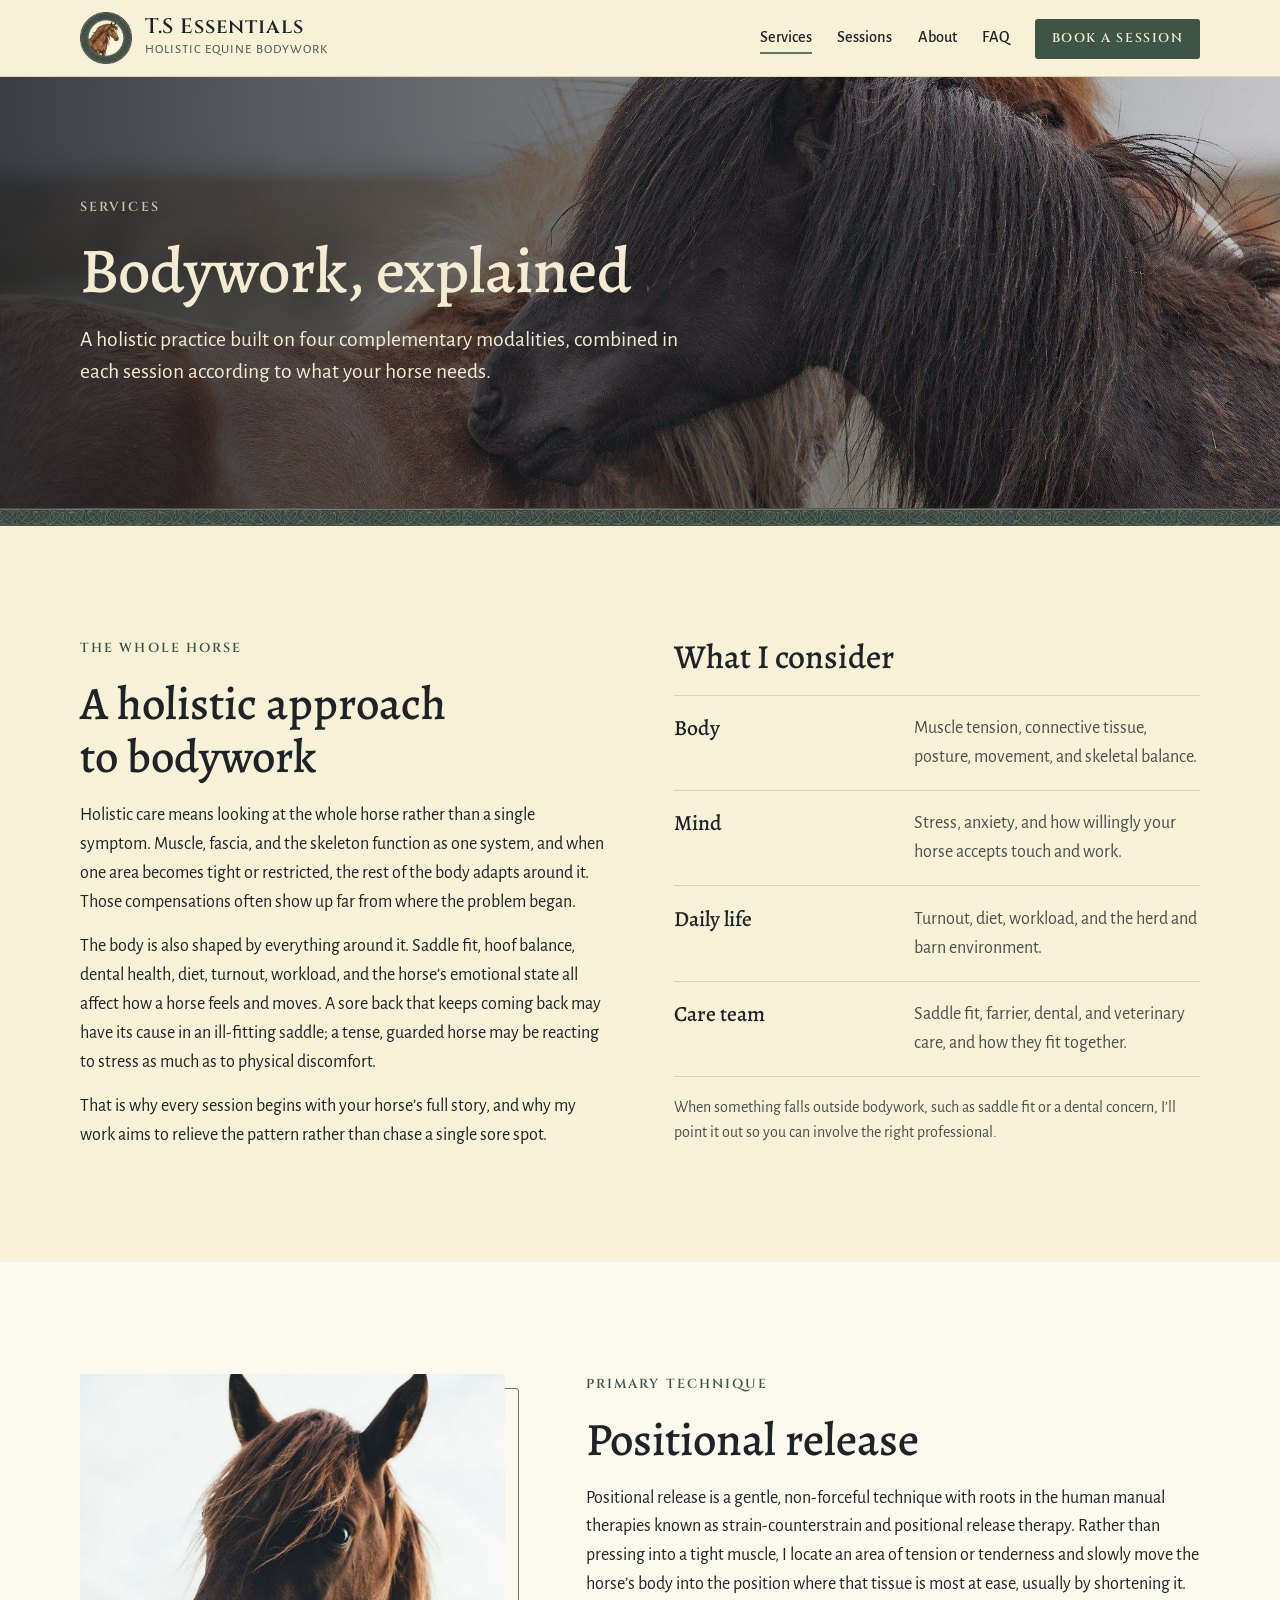
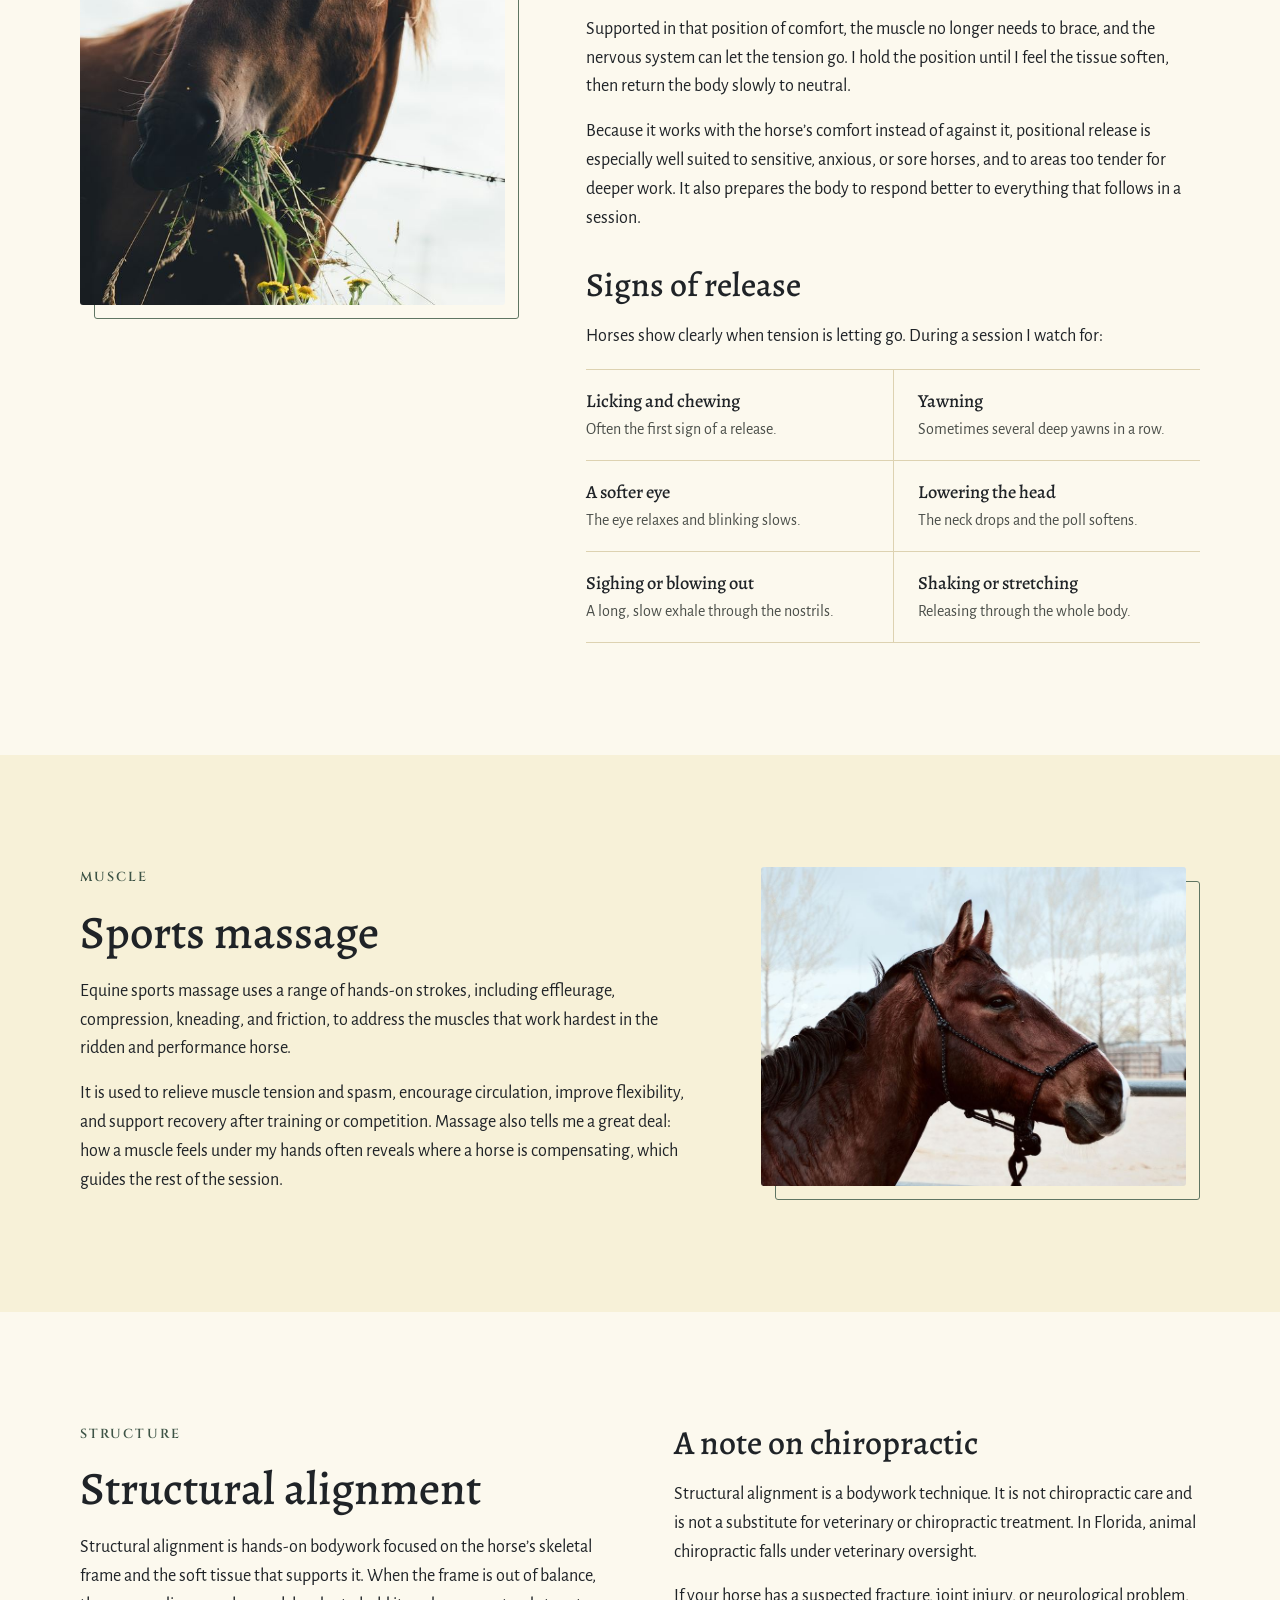
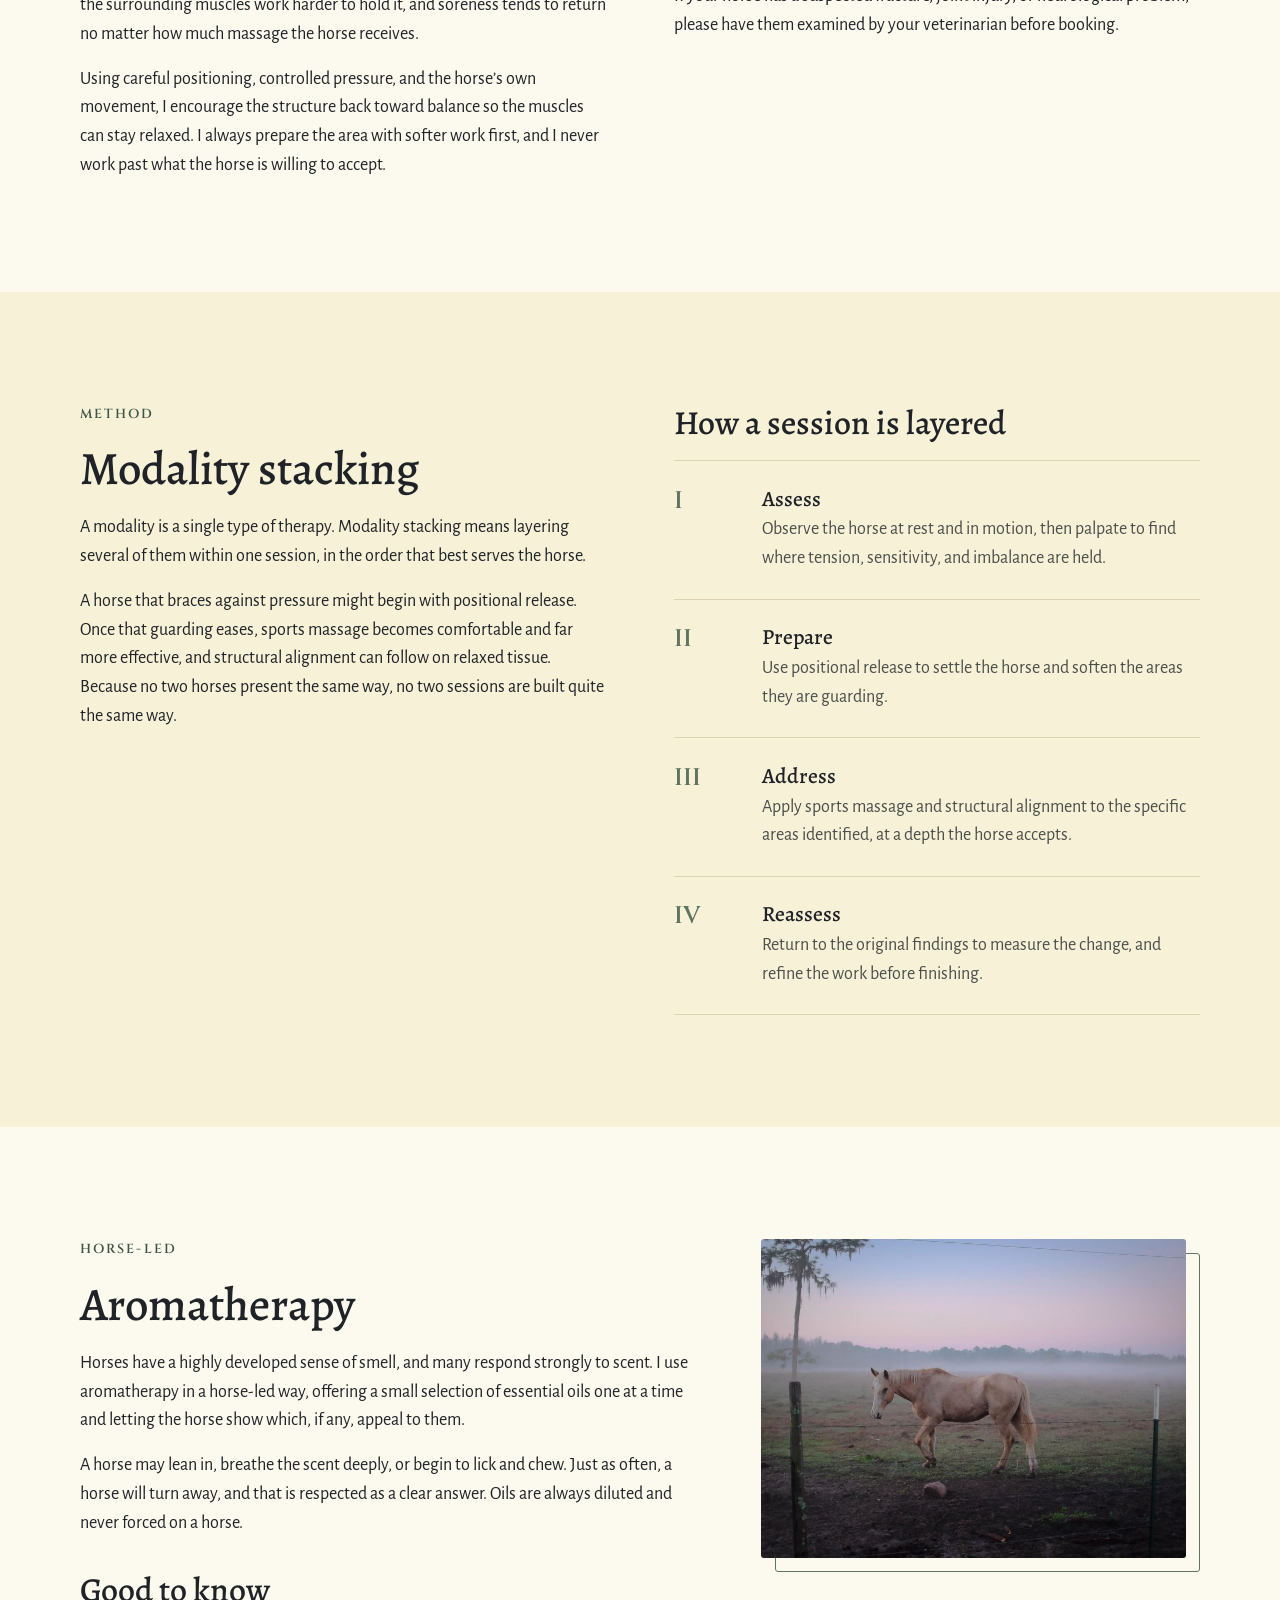
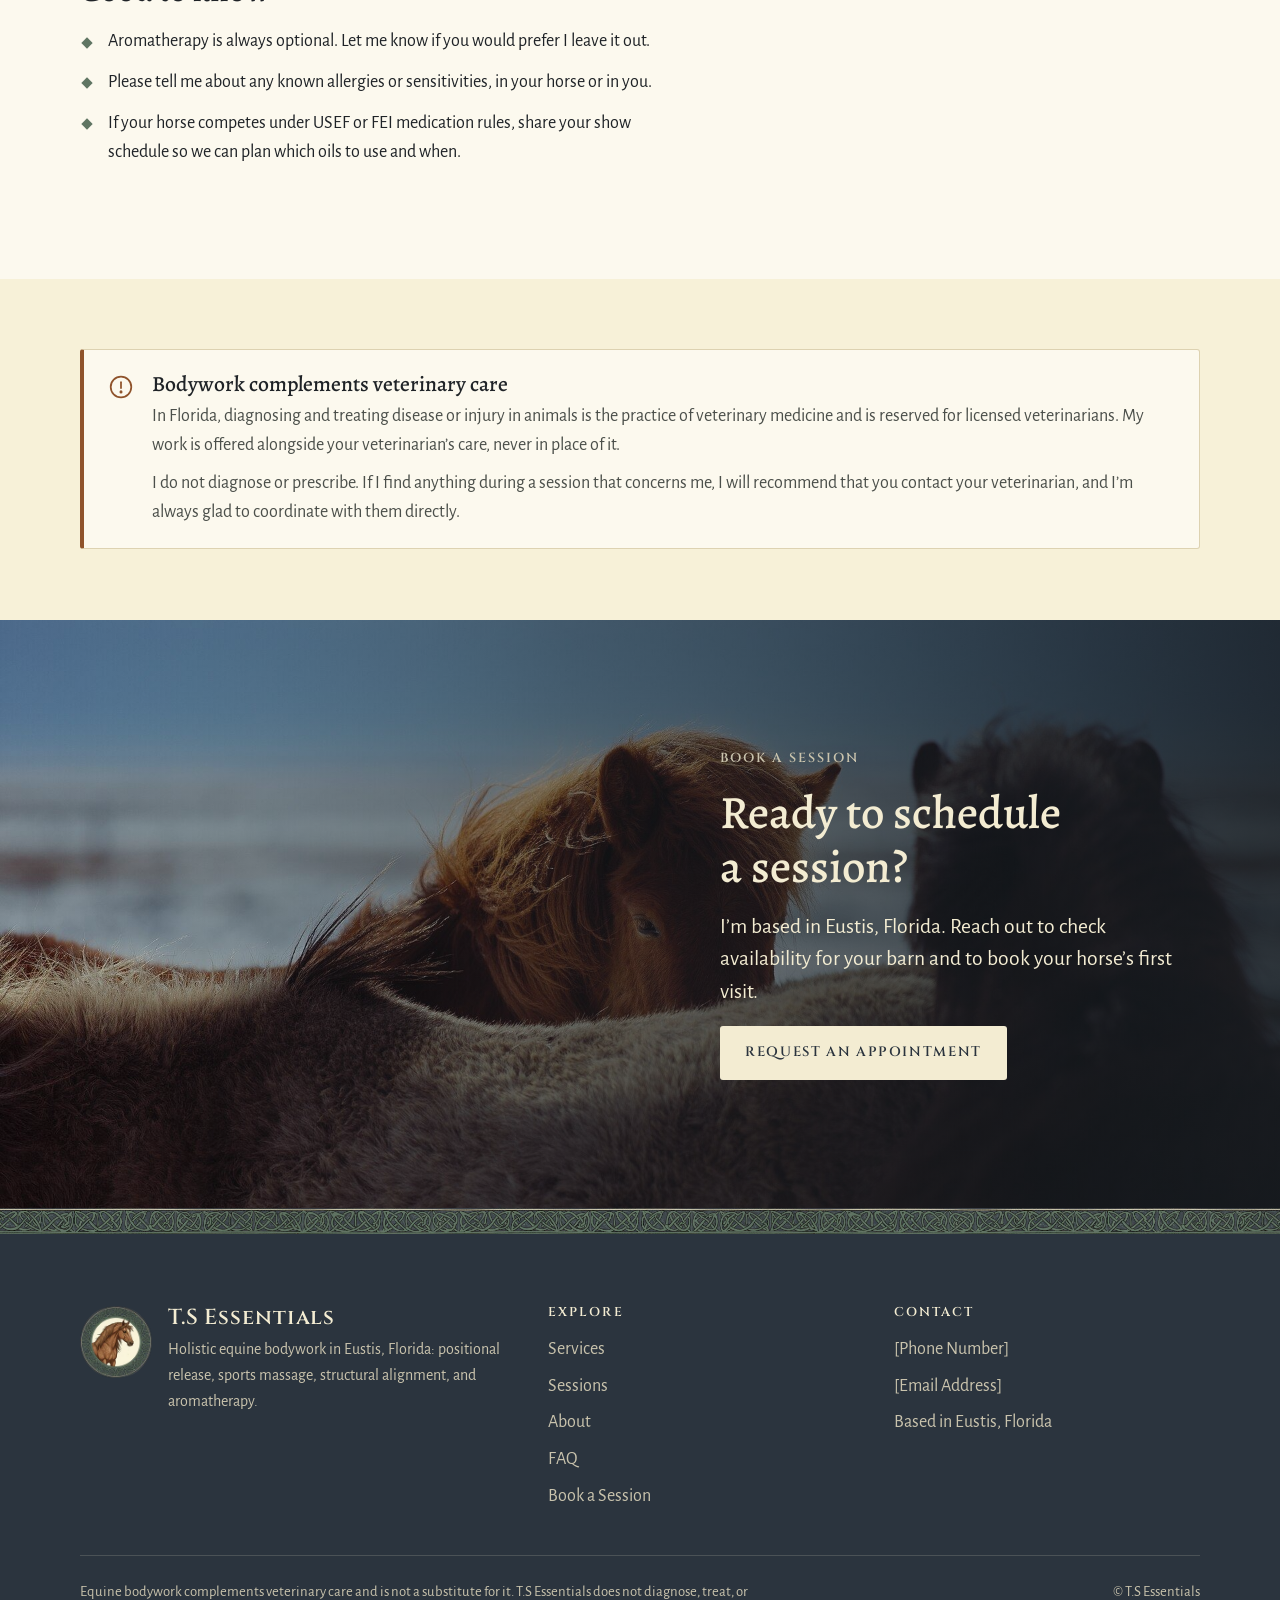
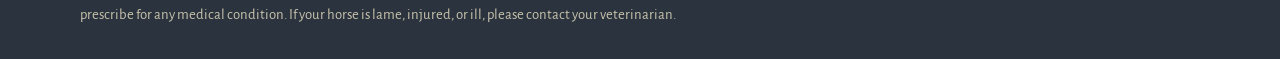
<file: ts-essentials-website/services.html>
<!doctype html>
<html lang="en-US">
<head>
<meta charset="utf-8">
<meta name="viewport" content="width=device-width, initial-scale=1, viewport-fit=cover">
<title>Services | T.S Essentials</title>
<meta name="claude:viewport-fit-sides" content="cover">
<meta name="description" content="Holistic equine bodywork from T.S Essentials in Eustis, Florida: positional release, sports massage, structural alignment, and horse-led aromatherapy.">
<meta property="og:type" content="website">
<meta property="og:site_name" content="T.S Essentials">
<meta property="og:title" content="Services | T.S Essentials">
<meta property="og:description" content="Holistic equine bodywork from T.S Essentials in Eustis, Florida: positional release, sports massage, structural alignment, and horse-led aromatherapy.">
<meta property="og:image" content="images/logo-full.jpg">
<meta name="theme-color" content="#f7f1d8">
<link rel="icon" type="image/png" href="images/favicon.png">
<link rel="apple-touch-icon" href="images/apple-touch-icon.png">
<link rel="preconnect" href="https://fonts.googleapis.com">
<link rel="preconnect" href="https://fonts.gstatic.com" crossorigin>
<link rel="stylesheet" href="https://fonts.googleapis.com/css2?family=Alegreya:ital,wght@0,500;0,600;1,500&family=Alegreya+Sans:wght@400;500;700&family=Cinzel:wght@500;600&display=swap">
<link rel="stylesheet" href="css/styles.css">
<script>document.documentElement.classList.add("js");</script>
</head>
<body>
<a class="skip" href="#main">Skip to content</a>
<header class="site-header">
  <div class="wrap">
    <a class="brand" href="index.html" aria-label="T.S Essentials, home">
      <img src="images/emblem-small.webp" width="52" height="52" alt="">
      <span>
        <span class="brand__name">T.S Essentials</span>
        <span class="brand__sub">Holistic Equine Bodywork</span>
      </span>
    </a>
    <button class="nav-toggle" type="button" aria-expanded="false" aria-controls="site-nav">Menu</button>
    <nav class="nav" id="site-nav" aria-label="Main">
      <ul>
        <li><a href="services.html" aria-current="page">Services</a></li>
        <li><a href="sessions.html">Sessions</a></li>
        <li><a href="about.html">About</a></li>
        <li><a href="sessions.html#faq">FAQ</a></li>
        <li><a class="nav__cta" href="contact.html">Book a Session</a></li>
      </ul>
    </nav>
  </div>
</header>
<section class="page-head">
  <img src="images/horses-nuzzling.jpg" srcset="images/horses-nuzzling-sm.jpg 900w, images/horses-nuzzling.jpg 1920w" sizes="100vw" alt="" style="object-position: 50% 40%;">
  <div class="wrap">
    <div class="page-head__inner">
      <p class="eyebrow">Services</p>
      <h1>Bodywork, explained</h1>
      <p>A holistic practice built on four complementary modalities, combined in each session according to what your horse needs.</p>
    </div>
  </div>
</section>
<div class="knot knot--thin" role="presentation"></div>

<main id="main">

<section class="section" id="holistic">
  <div class="wrap two-col">
    <div class="stack">
      <p class="eyebrow">The whole horse</p>
      <h2>A holistic approach to bodywork</h2>
      <div class="prose">
        <p>Holistic care means looking at the whole horse rather than a single symptom. Muscle, fascia, and the skeleton function as one system, and when one area becomes tight or restricted, the rest of the body adapts around it. Those compensations often show up far from where the problem began.</p>
        <p>The body is also shaped by everything around it. Saddle fit, hoof balance, dental health, diet, turnout, workload, and the horse&rsquo;s emotional state all affect how a horse feels and moves. A sore back that keeps coming back may have its cause in an ill-fitting saddle; a tense, guarded horse may be reacting to stress as much as to physical discomfort.</p>
        <p>That is why every session begins with your horse&rsquo;s full story, and why my work aims to relieve the pattern rather than chase a single sore spot.</p>
      </div>
    </div>
    <div class="stack">
      <h3>What I consider</h3>
      <dl class="roster">
        <div><dt>Body</dt><dd>Muscle tension, connective tissue, posture, movement, and skeletal balance.</dd></div>
        <div><dt>Mind</dt><dd>Stress, anxiety, and how willingly your horse accepts touch and work.</dd></div>
        <div><dt>Daily life</dt><dd>Turnout, diet, workload, and the herd and barn environment.</dd></div>
        <div><dt>Care team</dt><dd>Saddle fit, farrier, dental, and veterinary care, and how they fit together.</dd></div>
      </dl>
      <p class="hint" style="color: var(--ink-soft); font-size: 1rem;">When something falls outside bodywork, such as saddle fit or a dental concern, I&rsquo;ll point it out so you can involve the right professional.</p>
    </div>
  </div>
</section>

<section class="section section--paper" id="positional-release">
  <div class="wrap split split--top">
    <div class="split__media split__media--tall framed">
      <img src="images/horse-grazing.jpg" srcset="images/horse-grazing-sm.jpg 640w, images/horse-grazing.jpg 1100w" sizes="(max-width: 820px) 100vw, 40vw" width="1100" height="1653" alt="A bay horse chewing a mouthful of grass beside a wire fence" loading="lazy">
    </div>
    <div class="stack">
      <p class="eyebrow">Primary technique</p>
      <h2>Positional release</h2>
      <div class="prose">
        <p>Positional release is a gentle, non-forceful technique with roots in the human manual therapies known as strain-counterstrain and positional release therapy. Rather than pressing into a tight muscle, I locate an area of tension or tenderness and slowly move the horse&rsquo;s body into the position where that tissue is most at ease, usually by shortening it.</p>
        <p>Supported in that position of comfort, the muscle no longer needs to brace, and the nervous system can let the tension go. I hold the position until I feel the tissue soften, then return the body slowly to neutral.</p>
        <p>Because it works with the horse&rsquo;s comfort instead of against it, positional release is especially well suited to sensitive, anxious, or sore horses, and to areas too tender for deeper work. It also prepares the body to respond better to everything that follows in a session.</p>
      </div>
      <h3 class="mt-1">Signs of release</h3>
      <p>Horses show clearly when tension is letting go. During a session I watch for:</p>
      <ul class="signs">
        <li><strong>Licking and chewing</strong><span>Often the first sign of a release.</span></li>
        <li><strong>Yawning</strong><span>Sometimes several deep yawns in a row.</span></li>
        <li><strong>A softer eye</strong><span>The eye relaxes and blinking slows.</span></li>
        <li><strong>Lowering the head</strong><span>The neck drops and the poll softens.</span></li>
        <li><strong>Sighing or blowing out</strong><span>A long, slow exhale through the nostrils.</span></li>
        <li><strong>Shaking or stretching</strong><span>Releasing through the whole body.</span></li>
      </ul>
    </div>
  </div>
</section>

<section class="section" id="sports-massage">
  <div class="wrap split split--flip split--top">
    <div class="split__media split__media--wide framed">
      <img src="images/bay-halter-sm.jpg" srcset="images/bay-halter-sm.jpg 900w, images/bay-halter.jpg 1920w" sizes="(max-width: 820px) 100vw, 40vw" width="900" height="675" alt="A bay horse in a rope halter, head and neck in profile" loading="lazy">
    </div>
    <div class="stack">
      <p class="eyebrow">Muscle</p>
      <h2>Sports massage</h2>
      <div class="prose">
        <p>Equine sports massage uses a range of hands-on strokes, including effleurage, compression, kneading, and friction, to address the muscles that work hardest in the ridden and performance horse.</p>
        <p>It is used to relieve muscle tension and spasm, encourage circulation, improve flexibility, and support recovery after training or competition. Massage also tells me a great deal: how a muscle feels under my hands often reveals where a horse is compensating, which guides the rest of the session.</p>
      </div>
    </div>
  </div>
</section>

<section class="section section--paper" id="structural-alignment">
  <div class="wrap two-col">
    <div class="stack">
      <p class="eyebrow">Structure</p>
      <h2>Structural alignment</h2>
      <div class="prose">
        <p>Structural alignment is hands-on bodywork focused on the horse&rsquo;s skeletal frame and the soft tissue that supports it. When the frame is out of balance, the surrounding muscles work harder to hold it, and soreness tends to return no matter how much massage the horse receives.</p>
        <p>Using careful positioning, controlled pressure, and the horse&rsquo;s own movement, I encourage the structure back toward balance so the muscles can stay relaxed. I always prepare the area with softer work first, and I never work past what the horse is willing to accept.</p>
      </div>
    </div>
    <div class="stack">
      <h3>A note on chiropractic</h3>
      <div class="prose">
        <p>Structural alignment is a bodywork technique. It is not chiropractic care and is not a substitute for veterinary or chiropractic treatment. In Florida, animal chiropractic falls under veterinary oversight.</p>
        <p>If your horse has a suspected fracture, joint injury, or neurological problem, please have them examined by your veterinarian before booking.</p>
      </div>
    </div>
  </div>
</section>

<section class="section" id="modality-stacking">
  <div class="wrap two-col">
    <div class="stack">
      <p class="eyebrow">Method</p>
      <h2>Modality stacking</h2>
      <div class="prose">
        <p>A modality is a single type of therapy. Modality stacking means layering several of them within one session, in the order that best serves the horse.</p>
        <p>A horse that braces against pressure might begin with positional release. Once that guarding eases, sports massage becomes comfortable and far more effective, and structural alignment can follow on relaxed tissue. Because no two horses present the same way, no two sessions are built quite the same way.</p>
      </div>
    </div>
    <div class="stack">
      <h3>How a session is layered</h3>
      <ol class="steps">
        <li><h3>Assess</h3><p>Observe the horse at rest and in motion, then palpate to find where tension, sensitivity, and imbalance are held.</p></li>
        <li><h3>Prepare</h3><p>Use positional release to settle the horse and soften the areas they are guarding.</p></li>
        <li><h3>Address</h3><p>Apply sports massage and structural alignment to the specific areas identified, at a depth the horse accepts.</p></li>
        <li><h3>Reassess</h3><p>Return to the original findings to measure the change, and refine the work before finishing.</p></li>
      </ol>
    </div>
  </div>
</section>

<section class="section section--paper" id="aromatherapy">
  <div class="wrap split split--flip split--top">
    <div class="split__media split__media--wide framed">
      <img src="images/palomino-fog-sm.jpg" srcset="images/palomino-fog-sm.jpg 900w, images/palomino-fog.jpg 1920w" sizes="(max-width: 820px) 100vw, 40vw" width="900" height="591" alt="A palomino horse standing in a misty pasture at dawn" loading="lazy">
    </div>
    <div class="stack">
      <p class="eyebrow">Horse-led</p>
      <h2>Aromatherapy</h2>
      <div class="prose">
        <p>Horses have a highly developed sense of smell, and many respond strongly to scent. I use aromatherapy in a horse-led way, offering a small selection of essential oils one at a time and letting the horse show which, if any, appeal to them.</p>
        <p>A horse may lean in, breathe the scent deeply, or begin to lick and chew. Just as often, a horse will turn away, and that is respected as a clear answer. Oils are always diluted and never forced on a horse.</p>
      </div>
      <h3 class="mt-1">Good to know</h3>
      <ul class="checks">
        <li>Aromatherapy is always optional. Let me know if you would prefer I leave it out.</li>
        <li>Please tell me about any known allergies or sensitivities, in your horse or in you.</li>
        <li>If your horse competes under USEF or FEI medication rules, share your show schedule so we can plan which oils to use and when.</li>
      </ul>
    </div>
  </div>
</section>

<section class="section section--tight">
  <div class="wrap">
  <div class="notice" role="note">
    <svg viewBox="0 0 24 24" fill="none" stroke="currentColor" stroke-width="1.6" stroke-linecap="round" stroke-linejoin="round" aria-hidden="true"><circle cx="12" cy="12" r="9.5"/><path d="M12 7.5v5.5"/><circle cx="12" cy="16.5" r="0.6" fill="currentColor"/></svg>
    <div>
      <h3>Bodywork complements veterinary care</h3>
      <p>In Florida, diagnosing and treating disease or injury in animals is the practice of veterinary medicine and is reserved for licensed veterinarians. My work is offered alongside your veterinarian&rsquo;s care, never in place of it.</p>
      <p>I do not diagnose or prescribe. If I find anything during a session that concerns me, I will recommend that you contact your veterinarian, and I&rsquo;m always glad to coordinate with them directly.</p>
    </div>
  </div>
  </div>
</section>

<section class="cta" aria-labelledby="cta-title">
  <img src="images/horses-cold-morning.jpg" srcset="images/horses-cold-morning-sm.jpg 900w, images/horses-cold-morning.jpg 1920w" sizes="100vw" alt="" loading="lazy" style="object-position: 50% 45%;">
  <div class="wrap">
    <div class="cta__inner">
      <p class="eyebrow">Book a session</p>
      <h2 id="cta-title">Ready to schedule a session?</h2>
      <p>I&rsquo;m based in Eustis, Florida. Reach out to check availability for your barn and to book your horse&rsquo;s first visit.</p>
      <div class="actions"><a class="btn btn--light" href="contact.html">Request an appointment</a></div>
    </div>
  </div>
</section>

</main>
<div class="knot" role="presentation"></div>
<footer class="site-footer">
  <div class="wrap">
    <div class="footer-grid">
      <div class="footer-brand">
        <img src="images/emblem-small.webp" width="72" height="72" alt="">
        <div>
          <span class="brand__name">T.S Essentials</span>
          <p>Holistic equine bodywork in Eustis, Florida: positional release, sports massage, structural alignment, and aromatherapy.</p>
        </div>
      </div>
      <div>
        <h2>Explore</h2>
        <ul>
          <li><a href="services.html">Services</a></li>
          <li><a href="sessions.html">Sessions</a></li>
          <li><a href="about.html">About</a></li>
          <li><a href="sessions.html#faq">FAQ</a></li>
          <li><a href="contact.html">Book a Session</a></li>
        </ul>
      </div>
      <div>
        <h2>Contact</h2>
        <ul>
          <li><a href="tel:[Phone Number]">[Phone Number]</a></li>
          <li><a href="mailto:[Email Address]">[Email Address]</a></li>
          <li>Based in Eustis, Florida</li>
        </ul>
      </div>
    </div>
    <div class="footer-base">
      <p>Equine bodywork complements veterinary care and is not a substitute for it. T.S Essentials does not diagnose, treat, or prescribe for any medical condition. If your horse is lame, injured, or ill, please contact your veterinarian.</p>
      <p>&copy; T.S Essentials</p>
    </div>
  </div>
</footer>
<script src="js/main.js" defer></script>
</body>
</html>
</file>
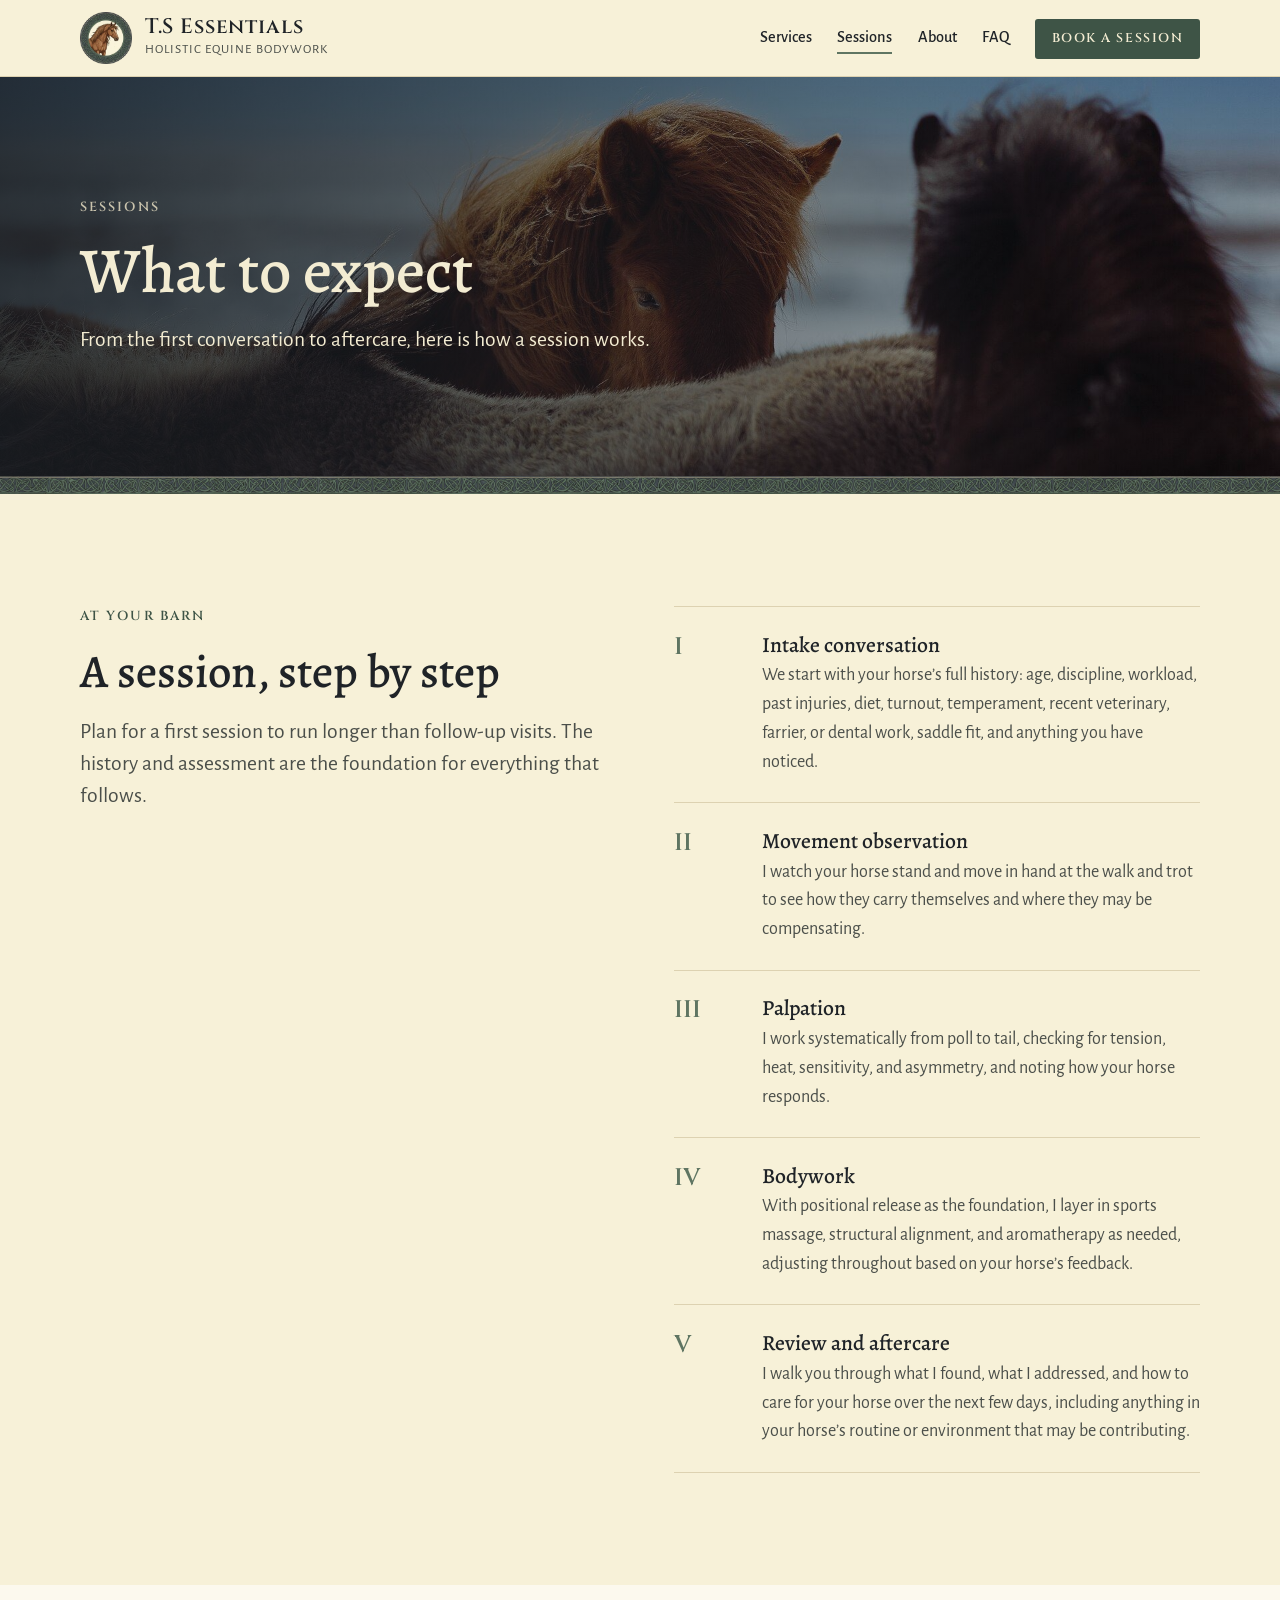
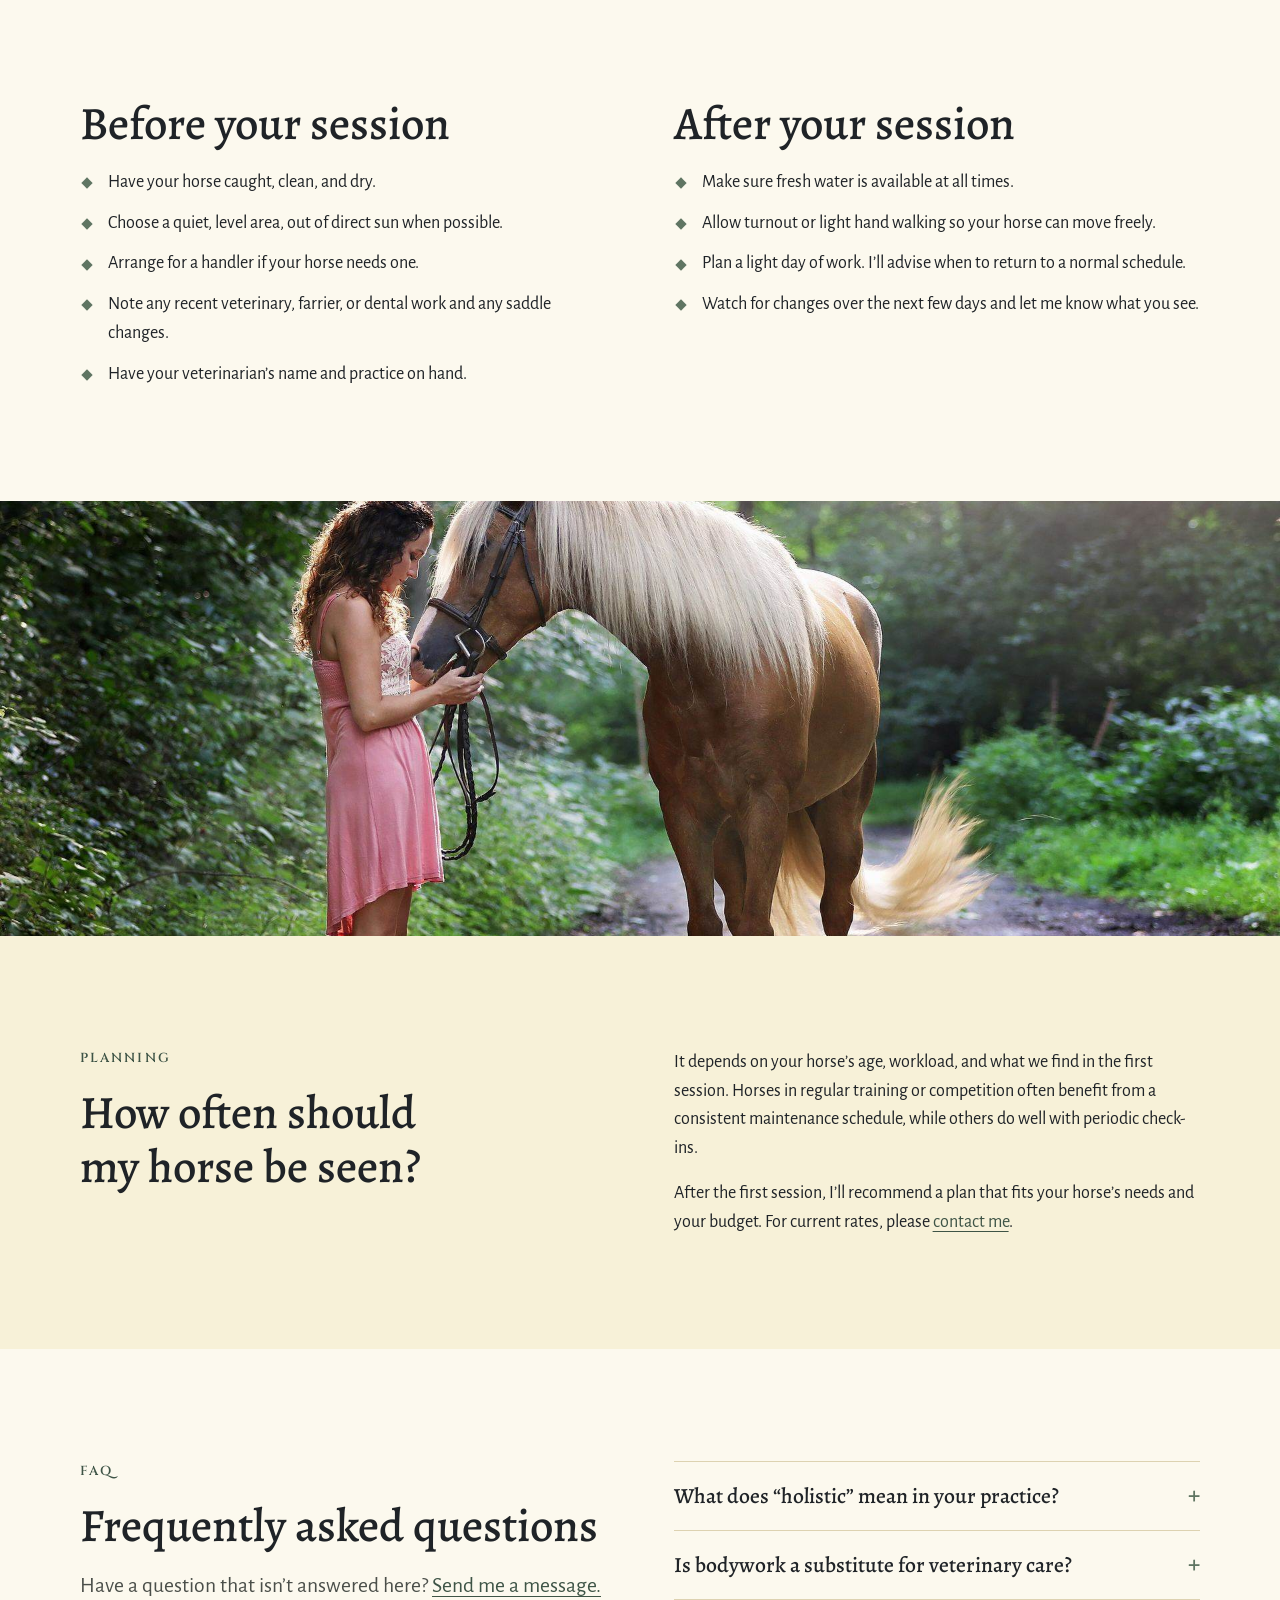
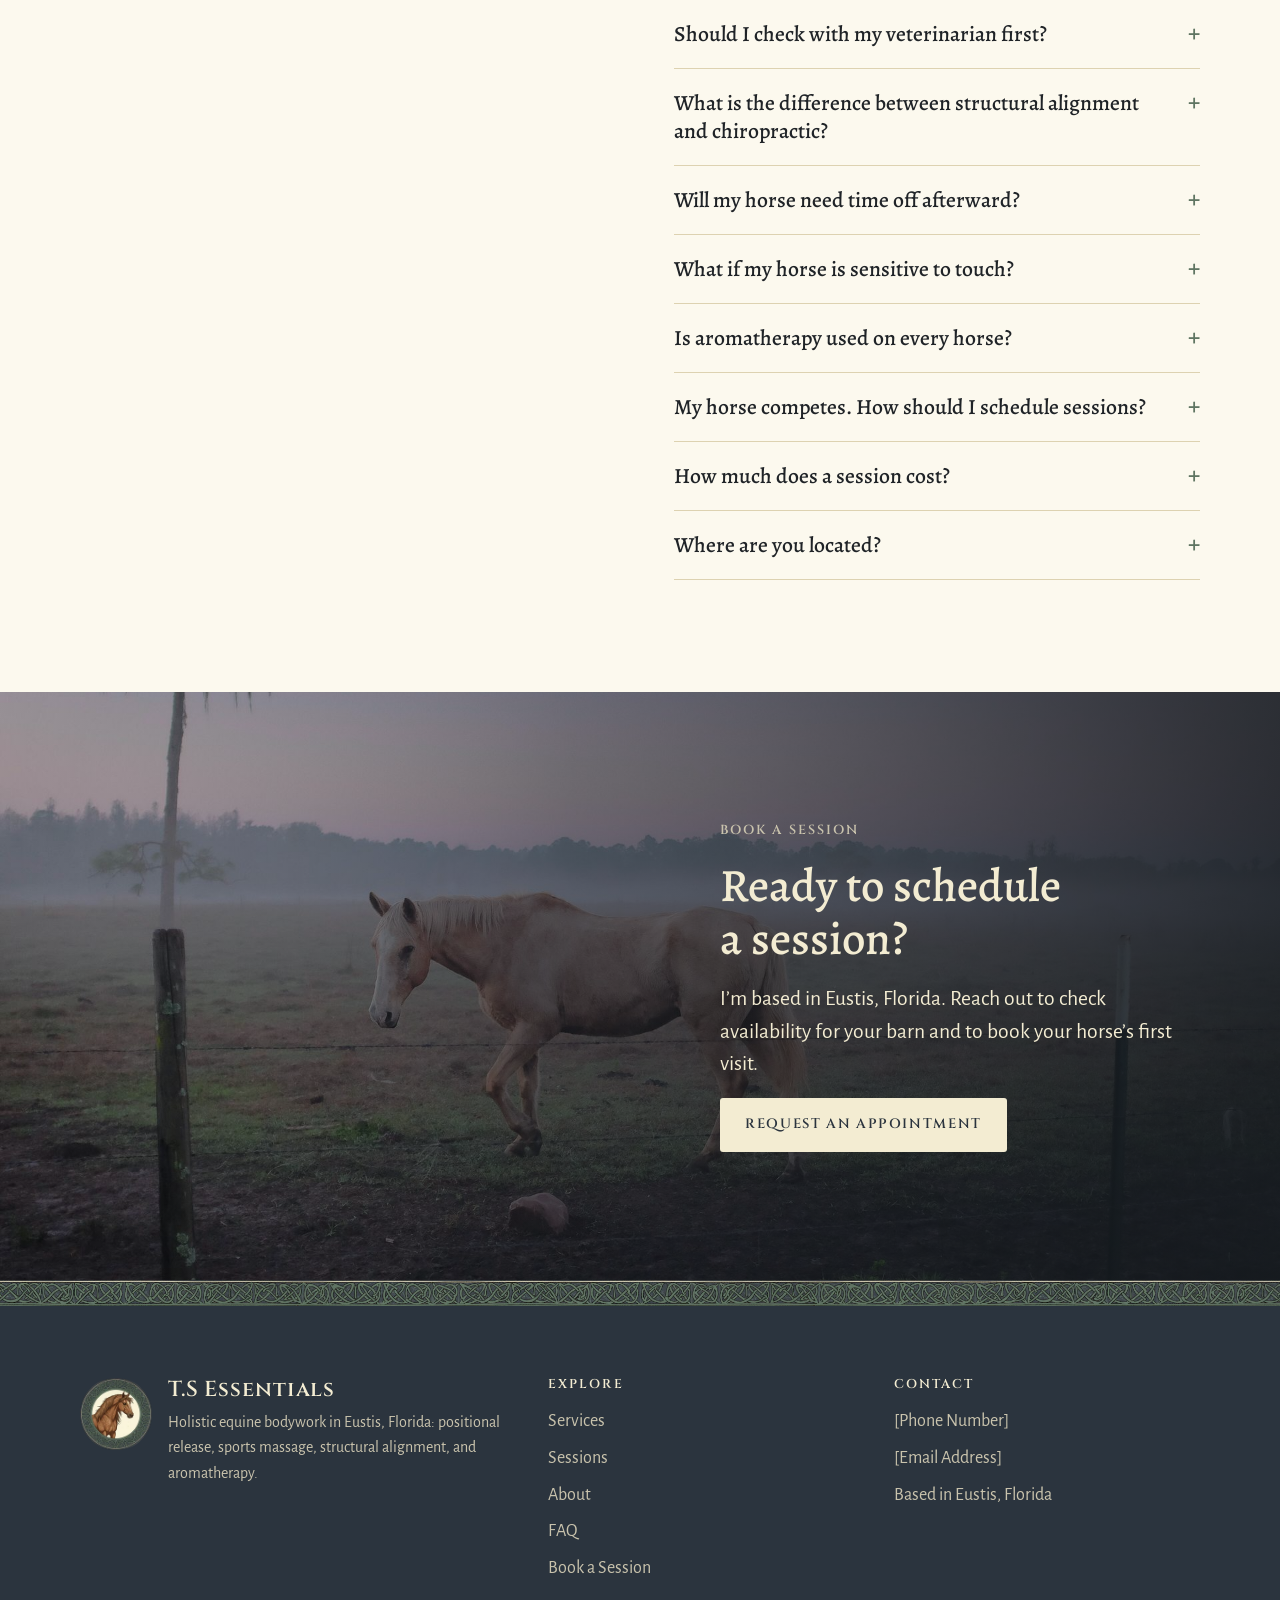
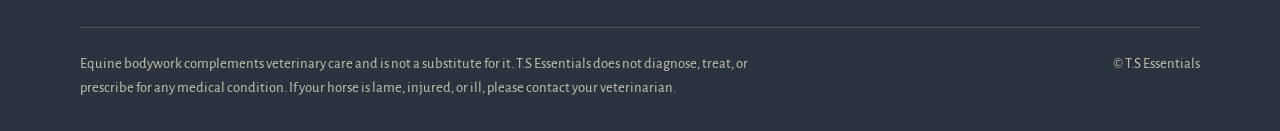
<file: ts-essentials-website/sessions.html>
<!doctype html>
<html lang="en-US">
<head>
<meta charset="utf-8">
<meta name="viewport" content="width=device-width, initial-scale=1, viewport-fit=cover">
<title>Sessions & FAQ | T.S Essentials</title>
<meta name="claude:viewport-fit-sides" content="cover">
<meta name="description" content="What to expect during an equine bodywork session with T.S Essentials, how to prepare your horse, aftercare, and answers to common questions.">
<meta property="og:type" content="website">
<meta property="og:site_name" content="T.S Essentials">
<meta property="og:title" content="Sessions & FAQ | T.S Essentials">
<meta property="og:description" content="What to expect during an equine bodywork session with T.S Essentials, how to prepare your horse, aftercare, and answers to common questions.">
<meta property="og:image" content="images/logo-full.jpg">
<meta name="theme-color" content="#f7f1d8">
<link rel="icon" type="image/png" href="images/favicon.png">
<link rel="apple-touch-icon" href="images/apple-touch-icon.png">
<link rel="preconnect" href="https://fonts.googleapis.com">
<link rel="preconnect" href="https://fonts.gstatic.com" crossorigin>
<link rel="stylesheet" href="https://fonts.googleapis.com/css2?family=Alegreya:ital,wght@0,500;0,600;1,500&family=Alegreya+Sans:wght@400;500;700&family=Cinzel:wght@500;600&display=swap">
<link rel="stylesheet" href="css/styles.css">
<script>document.documentElement.classList.add("js");</script>
</head>
<body>
<a class="skip" href="#main">Skip to content</a>
<header class="site-header">
  <div class="wrap">
    <a class="brand" href="index.html" aria-label="T.S Essentials, home">
      <img src="images/emblem-small.webp" width="52" height="52" alt="">
      <span>
        <span class="brand__name">T.S Essentials</span>
        <span class="brand__sub">Holistic Equine Bodywork</span>
      </span>
    </a>
    <button class="nav-toggle" type="button" aria-expanded="false" aria-controls="site-nav">Menu</button>
    <nav class="nav" id="site-nav" aria-label="Main">
      <ul>
        <li><a href="services.html">Services</a></li>
        <li><a href="sessions.html" aria-current="page">Sessions</a></li>
        <li><a href="about.html">About</a></li>
        <li><a href="sessions.html#faq">FAQ</a></li>
        <li><a class="nav__cta" href="contact.html">Book a Session</a></li>
      </ul>
    </nav>
  </div>
</header>
<section class="page-head">
  <img src="images/horses-cold-morning.jpg" srcset="images/horses-cold-morning-sm.jpg 900w, images/horses-cold-morning.jpg 1920w" sizes="100vw" alt="" style="object-position: 50% 45%;">
  <div class="wrap">
    <div class="page-head__inner">
      <p class="eyebrow">Sessions</p>
      <h1>What to expect</h1>
      <p>From the first conversation to aftercare, here is how a session works.</p>
    </div>
  </div>
</section>
<div class="knot knot--thin" role="presentation"></div>

<main id="main">

<section class="section">
  <div class="wrap two-col">
    <div class="stack">
      <p class="eyebrow">At your barn</p>
      <h2>A session, step by step</h2>
      <p class="lede">Plan for a first session to run longer than follow-up visits. The history and assessment are the foundation for everything that follows.</p>
    </div>
    <ol class="steps">
      <li><h3>Intake conversation</h3><p>We start with your horse&rsquo;s full history: age, discipline, workload, past injuries, diet, turnout, temperament, recent veterinary, farrier, or dental work, saddle fit, and anything you have noticed.</p></li>
      <li><h3>Movement observation</h3><p>I watch your horse stand and move in hand at the walk and trot to see how they carry themselves and where they may be compensating.</p></li>
      <li><h3>Palpation</h3><p>I work systematically from poll to tail, checking for tension, heat, sensitivity, and asymmetry, and noting how your horse responds.</p></li>
      <li><h3>Bodywork</h3><p>With positional release as the foundation, I layer in sports massage, structural alignment, and aromatherapy as needed, adjusting throughout based on your horse&rsquo;s feedback.</p></li>
      <li><h3>Review and aftercare</h3><p>I walk you through what I found, what I addressed, and how to care for your horse over the next few days, including anything in your horse&rsquo;s routine or environment that may be contributing.</p></li>
    </ol>
  </div>
</section>

<section class="section section--paper">
  <div class="wrap two-col">
    <div class="stack">
      <h2>Before your session</h2>
      <ul class="checks">
        <li>Have your horse caught, clean, and dry.</li>
        <li>Choose a quiet, level area, out of direct sun when possible.</li>
        <li>Arrange for a handler if your horse needs one.</li>
        <li>Note any recent veterinary, farrier, or dental work and any saddle changes.</li>
        <li>Have your veterinarian&rsquo;s name and practice on hand.</li>
      </ul>
    </div>
    <div class="stack">
      <h2>After your session</h2>
      <ul class="checks">
        <li>Make sure fresh water is available at all times.</li>
        <li>Allow turnout or light hand walking so your horse can move freely.</li>
        <li>Plan a light day of work. I&rsquo;ll advise when to return to a normal schedule.</li>
        <li>Watch for changes over the next few days and let me know what you see.</li>
      </ul>
    </div>
  </div>
</section>

<div class="photo-band">
  <img src="images/handler-palomino.jpg" srcset="images/handler-palomino-sm.jpg 900w, images/handler-palomino.jpg 1920w" sizes="100vw" alt="A woman standing quietly with a palomino horse on a wooded trail" loading="lazy" style="object-position: 50% 45%;">
</div>

<section class="section">
  <div class="wrap two-col">
    <div class="stack">
      <p class="eyebrow">Planning</p>
      <h2>How often should my horse be seen?</h2>
    </div>
    <div class="prose">
      <p>It depends on your horse&rsquo;s age, workload, and what we find in the first session. Horses in regular training or competition often benefit from a consistent maintenance schedule, while others do well with periodic check-ins.</p>
      <p>After the first session, I&rsquo;ll recommend a plan that fits your horse&rsquo;s needs and your budget. For current rates, please <a href="contact.html">contact me</a>.</p>
    </div>
  </div>
</section>

<section class="section section--paper" id="faq">
  <div class="wrap two-col">
    <div class="stack">
      <p class="eyebrow">FAQ</p>
      <h2>Frequently asked questions</h2>
      <p class="lede">Have a question that isn&rsquo;t answered here? <a href="contact.html">Send me a message.</a></p>
    </div>
    <div class="faq">
      <details>
        <summary>What does &ldquo;holistic&rdquo; mean in your practice?</summary>
        <div class="answer"><p>It means I look at the whole horse, not just the sore spot. Alongside hands-on bodywork, I consider your horse&rsquo;s emotional state, daily routine, environment, and the rest of their care, from saddle fit to hooves and teeth, because all of it affects how a horse feels and moves. <a href="services.html#holistic">Read more about my holistic approach.</a></p></div>
      </details>
      <details>
        <summary>Is bodywork a substitute for veterinary care?</summary>
        <div class="answer"><p>No. Bodywork complements veterinary care but does not replace it. I do not diagnose or prescribe, and I will always refer you to your veterinarian if something needs their attention.</p></div>
      </details>
      <details>
        <summary>Should I check with my veterinarian first?</summary>
        <div class="answer"><p>Your veterinarian should always be your first call for lameness, injury, or illness. If your horse is currently under veterinary treatment, please check with your vet before booking. I&rsquo;m happy to coordinate with them directly.</p></div>
      </details>
      <details>
        <summary>What is the difference between structural alignment and chiropractic?</summary>
        <div class="answer"><p>Structural alignment is a bodywork technique that encourages balance between the skeletal frame and the soft tissue supporting it. It is not chiropractic care. In Florida, animal chiropractic falls under veterinary oversight. <a href="services.html#structural-alignment">Read more about structural alignment.</a></p></div>
      </details>
      <details>
        <summary>Will my horse need time off afterward?</summary>
        <div class="answer"><p>Usually very little. I generally recommend a light day of work after a session, and I&rsquo;ll give you aftercare guidance specific to your horse before I leave.</p></div>
      </details>
      <details>
        <summary>What if my horse is sensitive to touch?</summary>
        <div class="answer"><p>That is common, and it is often a sign of discomfort. Positional release is well suited to sensitive horses because it works without force. I let your horse set the pace, and a session should never become a struggle.</p></div>
      </details>
      <details>
        <summary>Is aromatherapy used on every horse?</summary>
        <div class="answer"><p>No. Oils are offered for the horse to accept or decline, and aromatherapy is always optional for you as the owner.</p></div>
      </details>
      <details>
        <summary>My horse competes. How should I schedule sessions?</summary>
        <div class="answer"><p>Share your show schedule when you book. We can plan sessions to support your horse before and after competition, and choose any oils with USEF or FEI medication rules in mind.</p></div>
      </details>
      <details>
        <summary>How much does a session cost?</summary>
        <div class="answer"><p>Please <a href="contact.html">contact me</a> for current rates.</p></div>
      </details>
      <details>
        <summary>Where are you located?</summary>
        <div class="answer"><p>I&rsquo;m based in Eustis, Florida, in Lake County. Please <a href="contact.html">contact me</a> to confirm availability for your barn.</p></div>
      </details>
    </div>
  </div>
</section>

<section class="cta" aria-labelledby="cta-title">
  <img src="images/palomino-fog.jpg" srcset="images/palomino-fog-sm.jpg 900w, images/palomino-fog.jpg 1920w" sizes="100vw" alt="" loading="lazy" style="object-position: 50% 55%;">
  <div class="wrap">
    <div class="cta__inner">
      <p class="eyebrow">Book a session</p>
      <h2 id="cta-title">Ready to schedule a session?</h2>
      <p>I&rsquo;m based in Eustis, Florida. Reach out to check availability for your barn and to book your horse&rsquo;s first visit.</p>
      <div class="actions"><a class="btn btn--light" href="contact.html">Request an appointment</a></div>
    </div>
  </div>
</section>

</main>
<div class="knot" role="presentation"></div>
<footer class="site-footer">
  <div class="wrap">
    <div class="footer-grid">
      <div class="footer-brand">
        <img src="images/emblem-small.webp" width="72" height="72" alt="">
        <div>
          <span class="brand__name">T.S Essentials</span>
          <p>Holistic equine bodywork in Eustis, Florida: positional release, sports massage, structural alignment, and aromatherapy.</p>
        </div>
      </div>
      <div>
        <h2>Explore</h2>
        <ul>
          <li><a href="services.html">Services</a></li>
          <li><a href="sessions.html">Sessions</a></li>
          <li><a href="about.html">About</a></li>
          <li><a href="sessions.html#faq">FAQ</a></li>
          <li><a href="contact.html">Book a Session</a></li>
        </ul>
      </div>
      <div>
        <h2>Contact</h2>
        <ul>
          <li><a href="tel:[Phone Number]">[Phone Number]</a></li>
          <li><a href="mailto:[Email Address]">[Email Address]</a></li>
          <li>Based in Eustis, Florida</li>
        </ul>
      </div>
    </div>
    <div class="footer-base">
      <p>Equine bodywork complements veterinary care and is not a substitute for it. T.S Essentials does not diagnose, treat, or prescribe for any medical condition. If your horse is lame, injured, or ill, please contact your veterinarian.</p>
      <p>&copy; T.S Essentials</p>
    </div>
  </div>
</footer>
<script src="js/main.js" defer></script>
</body>
</html>
</file>
<file: ts-essentials-website/css/styles.css>
/* ==========================================================================
   T.S Essentials · Equine Bodywork
   Layout concept: a parchment page framed by the knotwork from the logo.
   Slate bands carry the key messages; inscriptional capitals for labels.
   ========================================================================== */

:root {
  /* Colour, sampled from the logo */
  --parchment: #f7f1d8;      /* logo ground */
  --paper: #fcf9ee;          /* lighter panel */
  --slate: #2b343e;          /* outer ring navy */
  --slate-soft: #3a4550;
  --knot: #5f7562;           /* knotwork green */
  --knot-deep: #3e5446;
  --chestnut: #8f532b;       /* the horse */
  --chestnut-deep: #6b3b1d;
  --ink: #1f2327;
  --ink-soft: #4b4f4a;
  --rule: #ddd2b1;
  --on-dark: #f3ecd2;
  --on-dark-soft: #c9c3ad;

  /* Type */
  --font-mark: "Cinzel", "Trajan Pro", "Times New Roman", serif;
  --font-head: "Alegreya", "Georgia", "Times New Roman", serif;
  --font-body: "Alegreya Sans", "Gill Sans", "Segoe UI", system-ui, sans-serif;

  --step--1: 0.9rem;
  --step-0: 1.125rem;
  --step-1: 1.35rem;
  --step-2: clamp(1.6rem, 1.3rem + 1.2vw, 2.1rem);
  --step-3: clamp(2rem, 1.5rem + 2vw, 2.9rem);
  --step-4: clamp(2.4rem, 1.6rem + 3.4vw, 4rem);

  --measure: 64ch;
  --wrap: 72rem;
  --gutter-l: max(16px, env(safe-area-inset-left, 0px));
  --gutter-r: max(16px, env(safe-area-inset-right, 0px));
  --space-section: clamp(4rem, 3rem + 5vw, 7.5rem);
  --radius: 3px;
  color-scheme: light;
}

*, *::before, *::after { box-sizing: border-box; }

html { -webkit-text-size-adjust: 100%; scroll-behavior: smooth; }
@media (prefers-reduced-motion: reduce) {
  html { scroll-behavior: auto; }
  *, *::before, *::after { transition: none !important; animation: none !important; }
}

body {
  margin: 0;
  background: var(--parchment);
  color: var(--ink);
  font-family: var(--font-body);
  font-size: var(--step-0);
  line-height: 1.6;
  text-rendering: optimizeLegibility;
}

img { display: block; max-width: 100%; height: auto; }

a { color: var(--knot-deep); text-decoration-thickness: 1px; text-underline-offset: 0.2em; }
a:hover { color: var(--chestnut); }

:focus-visible { outline: 2px solid var(--chestnut); outline-offset: 3px; }

h1, h2, h3, h4 {
  font-family: var(--font-head);
  font-weight: 500;
  line-height: 1.15;
  margin: 0;
  text-wrap: balance;
  color: var(--ink);
}
h1 { font-size: var(--step-4); }
h2 { font-size: var(--step-3); }
h3 { font-size: var(--step-2); }
h4 { font-size: var(--step-1); }

p { margin: 0; }

.skip {
  position: absolute; left: -999px; top: 0;
  background: var(--slate); color: var(--on-dark);
  padding: 0.6rem 1rem; z-index: 100;
}
.skip:focus { left: var(--gutter-l); top: 0.5rem; }

/* ---------- Layout helpers ---------- */

.wrap {
  max-width: var(--wrap);
  margin-inline: auto;
  padding-left: var(--gutter-l);
  padding-right: var(--gutter-r);
}

.section { padding-block: var(--space-section); }
.section--tight { padding-block: clamp(3rem, 2rem + 3vw, 5rem); }
.section--paper { background: var(--paper); }

.stack { display: flex; flex-direction: column; gap: 1.1rem; }
.stack > * { min-width: 0; }
.prose { max-width: var(--measure); }
.prose p + p { margin-top: 1rem; }

.eyebrow {
  font-family: var(--font-mark);
  font-size: 0.82rem;
  font-weight: 600;
  letter-spacing: 0.16em;
  text-transform: uppercase;
  color: var(--knot-deep);
}

.lede { font-size: var(--step-1); line-height: 1.5; color: var(--ink-soft); }

/* The knotwork band, unrolled from the logo's ring */
.knot {
  height: 26px;
  background: var(--slate) url("../images/knot-band.webp") repeat-x center / auto 100%;
}
.knot--thin { height: 18px; }

/* ---------- Buttons ---------- */

.btn {
  display: inline-flex; align-items: center; justify-content: center; gap: 0.5rem;
  font-family: var(--font-mark);
  font-weight: 600;
  font-size: 0.85rem;
  letter-spacing: 0.12em;
  text-transform: uppercase;
  text-decoration: none;
  padding: 0.95rem 1.5rem;
  border: 1px solid transparent;
  border-radius: var(--radius);
  cursor: pointer;
  transition: background-color 0.2s ease, color 0.2s ease, border-color 0.2s ease;
}
.btn--primary { background: var(--knot-deep); color: var(--on-dark); }
.btn--primary:hover { background: var(--slate); color: var(--on-dark); }
.btn--light { background: var(--on-dark); color: var(--slate); }
.btn--light:hover { background: var(--paper); color: var(--chestnut-deep); }
.btn--ghost { border-color: currentColor; color: var(--on-dark); background: transparent; }
.btn--ghost:hover { background: rgba(243, 236, 210, 0.12); color: var(--on-dark); }
.btn--outline { border-color: var(--knot-deep); color: var(--knot-deep); background: transparent; }
.btn--outline:hover { background: var(--knot-deep); color: var(--on-dark); }

.actions { display: flex; flex-wrap: wrap; gap: 0.75rem; }

/* ---------- Header ---------- */

body::before {
  content: ""; position: fixed; inset: 0 0 auto;
  height: env(safe-area-inset-top, 0px);
  z-index: 60; background: var(--parchment);
}

.site-header {
  position: sticky;
  top: env(safe-area-inset-top, 0px);
  z-index: 50;
  background: var(--parchment);
  border-bottom: 1px solid var(--rule);
}
.site-header .wrap {
  display: flex; align-items: center; justify-content: space-between;
  gap: 1rem; min-height: 76px;
}

.brand {
  display: flex; align-items: center; gap: 0.8rem;
  text-decoration: none; color: var(--ink);
}
.brand img { width: 52px; height: 52px; }
.brand__name {
  display: block;
  font-family: var(--font-mark);
  font-weight: 600;
  font-size: 1.3rem;
  letter-spacing: 0.04em;
  line-height: 1.1;
  color: var(--ink);
}
.brand__sub {
  display: block;
  font-family: var(--font-body);
  font-size: 0.82rem;
  letter-spacing: 0.08em;
  text-transform: uppercase;
  color: var(--ink-soft);
}
.brand:hover .brand__name { color: var(--chestnut-deep); }

.nav ul {
  list-style: none; margin: 0; padding: 0;
  display: flex; align-items: center; gap: 0.25rem 1.6rem; flex-wrap: wrap;
}
.nav a {
  font-family: var(--font-body);
  font-weight: 500;
  font-size: 1.02rem;
  color: var(--ink);
  text-decoration: none;
  padding-block: 0.4rem;
  border-bottom: 2px solid transparent;
}
.nav a:hover { color: var(--knot-deep); border-bottom-color: var(--rule); }
.nav a[aria-current="page"] { border-bottom-color: var(--knot); }
.nav .nav__cta {
  font-family: var(--font-mark);
  font-size: 0.8rem; font-weight: 600;
  letter-spacing: 0.12em; text-transform: uppercase;
  background: var(--knot-deep); color: var(--on-dark);
  padding: 0.7rem 1.05rem; border-radius: var(--radius); border: 0;
}
.nav .nav__cta:hover { background: var(--slate); color: var(--on-dark); }
.nav .nav__cta[aria-current="page"] { background: var(--slate); }

.nav-toggle {
  display: none;
  font: 600 0.8rem/1 var(--font-mark);
  letter-spacing: 0.12em; text-transform: uppercase;
  color: var(--ink); background: transparent;
  border: 1px solid var(--ink-soft); border-radius: var(--radius);
  padding: 0.65rem 0.85rem; cursor: pointer;
}

@media (max-width: 860px) {
  .js .nav-toggle { display: inline-block; }
  .js .nav {
    display: none;
    position: absolute; left: 0; right: 0; top: 100%;
    background: var(--parchment);
    border-bottom: 1px solid var(--rule);
    padding: 0.5rem var(--gutter-r) 1.25rem var(--gutter-l);
  }
  .js .nav.is-open { display: block; }
  .js .nav ul { flex-direction: column; align-items: stretch; gap: 0; }
  .js .nav li a { display: block; padding: 0.8rem 0; border-bottom: 1px solid var(--rule); }
  .js .nav li:last-child a { margin-top: 1rem; text-align: center; border-bottom: 0; }
  .site-header .wrap { position: relative; }
  /* Without script, the menu simply wraps under the brand */
  html:not(.js) .site-header .wrap { flex-wrap: wrap; padding-block: 0.75rem; }
}

@media (max-width: 420px) {
  .brand img { width: 44px; height: 44px; }
  .brand__name { font-size: 1.12rem; }
  .brand__sub { font-size: 0.74rem; }
}

/* ---------- Hero (home) ---------- */

.hero {
  position: relative;
  isolation: isolate;
  color: var(--on-dark);
  background: var(--slate);
  overflow: hidden;
}
.hero__img {
  position: absolute; inset: 0; z-index: -2;
  width: 100%; height: 100%;
  object-fit: cover; object-position: 62% 60%;
}
.hero::after {
  content: ""; position: absolute; inset: 0; z-index: -1;
  background:
    linear-gradient(90deg, rgba(24, 29, 34, 0.86) 0%, rgba(24, 29, 34, 0.62) 42%, rgba(24, 29, 34, 0.1) 78%),
    linear-gradient(0deg, rgba(24, 29, 34, 0.55) 0%, rgba(24, 29, 34, 0) 40%);
}
.hero .wrap { padding-block: clamp(5.5rem, 4rem + 9vw, 11rem); }
.hero__inner { max-width: 36rem; display: flex; flex-direction: column; gap: 1.4rem; }
.hero .eyebrow { color: var(--on-dark-soft); }
.hero h1 { color: var(--on-dark); }
.hero p:not(.eyebrow) { font-size: var(--step-1); line-height: 1.5; color: var(--on-dark); max-width: 32rem; }
.hero .actions { margin-top: 0.4rem; }
@media (max-width: 760px) {
  .hero__img { object-position: 72% 60%; }
  .hero::after {
    background: linear-gradient(0deg, rgba(24, 29, 34, 0.88) 0%, rgba(24, 29, 34, 0.62) 55%, rgba(24, 29, 34, 0.5) 100%);
  }
}

/* ---------- Page header (inner pages) ---------- */

.page-head {
  position: relative; isolation: isolate;
  background: var(--slate); color: var(--on-dark);
  overflow: hidden;
}
.page-head img {
  position: absolute; inset: 0; z-index: -2;
  width: 100%; height: 100%; object-fit: cover;
}
.page-head::after {
  content: ""; position: absolute; inset: 0; z-index: -1;
  background: linear-gradient(90deg, rgba(24, 29, 34, 0.84) 0%, rgba(24, 29, 34, 0.55) 55%, rgba(24, 29, 34, 0.2) 100%);
}
@media (max-width: 760px) {
  .page-head::after { background: linear-gradient(0deg, rgba(24, 29, 34, 0.85) 0%, rgba(24, 29, 34, 0.6) 100%); }
}
.page-head .wrap { padding-block: clamp(4rem, 3rem + 6vw, 7.5rem); }
.page-head__inner { max-width: 38rem; display: flex; flex-direction: column; gap: 1rem; }
.page-head .eyebrow { color: var(--on-dark-soft); }
.page-head h1 { color: var(--on-dark); font-size: var(--step-4); }
.page-head p:not(.eyebrow) { color: var(--on-dark); font-size: var(--step-1); line-height: 1.5; }

/* ---------- Split (image + text) ---------- */

.split {
  display: grid;
  grid-template-columns: minmax(0, 5fr) minmax(0, 7fr);
  gap: clamp(2rem, 1rem + 4vw, 5rem);
  align-items: center;
}
.split--flip { grid-template-columns: minmax(0, 7fr) minmax(0, 5fr); }
.split--flip > .split__media { order: 2; }
.split--top { align-items: start; }

.split__media img {
  width: 100%;
  border-radius: var(--radius);
}
.split__media--tall img { aspect-ratio: 4 / 5; object-fit: cover; }
.split__media--wide img { aspect-ratio: 4 / 3; object-fit: cover; }

/* A framed photo: thin knot-green keyline offset behind */
.framed { position: relative; }
.framed::before {
  content: ""; position: absolute;
  inset: 14px -14px -14px 14px;
  border: 1px solid var(--knot);
  border-radius: var(--radius);
  z-index: -1;
}
.framed { isolation: isolate; margin-right: 14px; margin-bottom: 14px; }

@media (max-width: 820px) {
  .split, .split--flip { grid-template-columns: minmax(0, 1fr); }
  .split--flip > .split__media { order: 0; }
  .split__media--tall img { aspect-ratio: 4 / 3; }
}

/* ---------- Slate band with three pillars ---------- */

.band {
  background: var(--slate);
  color: var(--on-dark);
}
.band h2, .band h3 { color: var(--on-dark); }
.band .eyebrow { color: var(--on-dark-soft); }
.band p { color: var(--on-dark-soft); }
.band a { color: var(--on-dark); }
.band a:hover { color: #e6c9a6; }

.band__head { max-width: 40rem; display: flex; flex-direction: column; gap: 1rem; margin-bottom: clamp(2.5rem, 2rem + 2vw, 3.75rem); }

.pillars {
  display: grid;
  grid-template-columns: repeat(3, minmax(0, 1fr));
  gap: 0;
}
.pillar {
  display: flex; flex-direction: column; gap: 0.9rem;
  padding: 0.25rem clamp(1.25rem, 0.5rem + 2vw, 2.25rem);
  border-left: 1px solid rgba(243, 236, 210, 0.2);
}
.pillar:first-child { padding-left: 0; border-left: 0; }
.pillar h3 {
  font-family: var(--font-mark);
  font-size: 1.15rem;
  font-weight: 600;
  letter-spacing: 0.06em;
  text-transform: uppercase;
}
.pillar .more {
  margin-top: auto;
  padding-top: 0.5rem;
  font-weight: 500;
}

@media (max-width: 860px) {
  .pillars { grid-template-columns: minmax(0, 1fr); gap: 2.25rem; }
  .pillar, .pillar:first-child { padding: 1.75rem 0 0; border-left: 0; border-top: 1px solid rgba(243, 236, 210, 0.2); }
  .pillar:first-child { border-top: 0; padding-top: 0; }
}

/* ---------- Lists ---------- */

.checks { list-style: none; margin: 0; padding: 0; display: grid; gap: 0.75rem; }
.checks li {
  position: relative;
  padding-left: 1.75rem;
}
.checks li::before {
  /* small knot-green lozenge */
  content: "";
  position: absolute; left: 0.2rem; top: 0.62em;
  width: 0.5rem; height: 0.5rem;
  background: var(--knot);
  transform: rotate(45deg);
}
.checks--two { grid-template-columns: repeat(2, minmax(0, 1fr)); column-gap: 2.5rem; }
@media (max-width: 640px) { .checks--two { grid-template-columns: minmax(0, 1fr); } }

.checks strong { font-weight: 700; color: var(--ink); }

/* Who-I-work-with list: term + description */
.roster { display: grid; gap: 0; margin: 0; }
.roster div {
  display: grid; grid-template-columns: minmax(0, 13rem) minmax(0, 1fr);
  gap: 0.4rem 2rem;
  padding-block: 1.15rem;
  border-top: 1px solid var(--rule);
}
.roster div:last-child { border-bottom: 1px solid var(--rule); }
.roster dt { font-family: var(--font-head); font-size: var(--step-1); font-weight: 500; line-height: 1.3; }
.roster dd { margin: 0; color: var(--ink-soft); }
@media (max-width: 640px) { .roster div { grid-template-columns: minmax(0, 1fr); } }

/* ---------- Notice (vet note) ---------- */

.notice {
  display: grid;
  grid-template-columns: auto minmax(0, 1fr);
  gap: 1.1rem;
  align-items: start;
  background: var(--paper);
  border: 1px solid var(--rule);
  border-left: 4px solid var(--chestnut);
  padding: 1.35rem 1.5rem;
  border-radius: var(--radius);
}
.notice svg { width: 26px; height: 26px; color: var(--chestnut); margin-top: 0.15rem; }
.notice h3 { font-size: var(--step-1); margin-bottom: 0.35rem; }
.notice p { color: var(--ink-soft); }
.notice p + p { margin-top: 0.6rem; }

/* ---------- Steps (a real sequence) ---------- */

.steps { list-style: none; margin: 0; padding: 0; counter-reset: step; display: grid; gap: 0; }
.steps li {
  counter-increment: step;
  display: grid;
  grid-template-columns: 4.25rem minmax(0, 1fr);
  gap: 0.25rem 1.25rem;
  padding-block: 1.6rem;
  border-top: 1px solid var(--rule);
}
.steps li:last-child { border-bottom: 1px solid var(--rule); }
.steps li::before {
  content: counter(step, upper-roman);
  grid-row: span 2;
  font-family: var(--font-mark);
  font-weight: 600;
  font-size: 1.5rem;
  color: var(--knot);
  line-height: 1.2;
}
.steps h3 { font-size: var(--step-1); }
.steps p { color: var(--ink-soft); grid-column: 2; }

/* ---------- Release signs (approach page) ---------- */

.signs {
  display: grid;
  grid-template-columns: repeat(2, minmax(0, 1fr));
  gap: 0;
  margin: 0; padding: 0; list-style: none;
  border-top: 1px solid var(--rule);
}
.signs li {
  padding: 1rem 1rem 1rem 0;
  border-bottom: 1px solid var(--rule);
}
.signs li:nth-child(odd) { padding-right: 1.5rem; }
.signs li:nth-child(even) { padding-left: 1.5rem; border-left: 1px solid var(--rule); }
.signs strong { display: block; font-family: var(--font-head); font-weight: 500; font-size: 1.15rem; }
.signs span { color: var(--ink-soft); font-size: 1rem; }
@media (max-width: 560px) {
  .signs { grid-template-columns: minmax(0, 1fr); }
  .signs li:nth-child(even) { padding-left: 0; border-left: 0; }
}

/* ---------- Quote-style statement ---------- */

.statement {
  font-family: var(--font-head);
  font-style: italic;
  font-size: var(--step-2);
  line-height: 1.35;
  color: var(--ink);
  max-width: 40rem;
}

/* ---------- Photo strip ---------- */

.photo-band { position: relative; }
.photo-band img { width: 100%; height: clamp(240px, 34vw, 460px); object-fit: cover; }

/* ---------- CTA panel ---------- */

.cta {
  position: relative; isolation: isolate; overflow: hidden;
  background: var(--slate); color: var(--on-dark);
}
.cta img {
  position: absolute; inset: 0; z-index: -2;
  width: 100%; height: 100%; object-fit: cover; object-position: 50% 55%;
}
.cta::after {
  content: ""; position: absolute; inset: 0; z-index: -1;
  background: linear-gradient(90deg, rgba(24, 29, 34, 0.15) 0%, rgba(24, 29, 34, 0.55) 45%, rgba(24, 29, 34, 0.85) 100%);
}
.cta .wrap { padding-block: clamp(4.5rem, 3.5rem + 6vw, 8rem); display: flex; justify-content: flex-end; }
.cta__inner { max-width: 30rem; display: flex; flex-direction: column; gap: 1.1rem; }
.cta h2 { color: var(--on-dark); }
.cta p:not(.eyebrow) { color: var(--on-dark); font-size: var(--step-1); line-height: 1.5; }
.cta .eyebrow { color: var(--on-dark-soft); }
@media (max-width: 700px) {
  .cta::after { background: linear-gradient(0deg, rgba(24, 29, 34, 0.88) 0%, rgba(24, 29, 34, 0.55) 100%); }
}

/* ---------- FAQ ---------- */

.faq { display: grid; gap: 0; border-top: 1px solid var(--rule); }
.faq details { border-bottom: 1px solid var(--rule); }
.faq summary {
  list-style: none;
  cursor: pointer;
  display: flex; justify-content: space-between; align-items: baseline; gap: 1.5rem;
  padding: 1.25rem 0;
  font-family: var(--font-head);
  font-size: var(--step-1);
  font-weight: 500;
  line-height: 1.3;
}
.faq summary::-webkit-details-marker { display: none; }
.faq summary::after {
  content: "+";
  flex: none;
  font-family: var(--font-body);
  font-size: 1.6rem; line-height: 1;
  color: var(--knot);
}
.faq details[open] summary::after { content: "\2212"; }
.faq summary:hover { color: var(--knot-deep); }
.faq .answer { padding: 0 0 1.4rem; max-width: var(--measure); color: var(--ink-soft); }
.faq .answer p + p { margin-top: 0.75rem; }

/* ---------- Contact ---------- */

.contact-grid {
  display: grid;
  grid-template-columns: minmax(0, 7fr) minmax(0, 4fr);
  gap: clamp(2rem, 1rem + 4vw, 5rem);
  align-items: start;
}
@media (max-width: 880px) { .contact-grid { grid-template-columns: minmax(0, 1fr); } }

.form { display: grid; gap: 1.25rem; }
.form fieldset { border: 0; padding: 0; margin: 0; display: grid; gap: 1.25rem; }
.form legend {
  font-family: var(--font-mark);
  font-weight: 600; font-size: 0.82rem;
  letter-spacing: 0.16em; text-transform: uppercase;
  color: var(--knot-deep);
  padding: 0; margin-bottom: 0.25rem;
}
.form .row { display: grid; grid-template-columns: repeat(2, minmax(0, 1fr)); gap: 1.25rem; }
@media (max-width: 560px) { .form .row { grid-template-columns: minmax(0, 1fr); } }

.field { display: flex; flex-direction: column; gap: 0.4rem; min-width: 0; }
.field label { font-weight: 500; font-size: 1rem; }
.field .hint { font-size: 0.9rem; color: var(--ink-soft); }
.field input, .field textarea, .field select {
  width: 100%;
  font: inherit;
  font-size: 1.05rem;
  color: var(--ink);
  background: var(--paper);
  border: 1px solid #c9bd99;
  border-radius: var(--radius);
  padding: 0.75rem 0.85rem;
}
.field textarea { min-height: 9rem; resize: vertical; }
.field input:focus, .field textarea:focus, .field select:focus {
  outline: 2px solid var(--knot); outline-offset: 0; border-color: var(--knot);
}
.req { color: var(--chestnut); }

.form__status {
  padding: 1rem 1.15rem;
  background: var(--paper);
  border: 1px solid var(--rule);
  border-left: 4px solid var(--knot);
  border-radius: var(--radius);
}

.aside-card {
  background: var(--slate);
  color: var(--on-dark);
  border-radius: var(--radius);
  overflow: hidden;
}
.aside-card__body { padding: 1.75rem; display: flex; flex-direction: column; gap: 1.25rem; }
.aside-card h2, .aside-card h3 { color: var(--on-dark); }
.aside-card dl { margin: 0; display: grid; gap: 1rem; }
.aside-card dt {
  font-family: var(--font-mark); font-weight: 600;
  font-size: 0.75rem; letter-spacing: 0.16em; text-transform: uppercase;
  color: var(--on-dark-soft);
}
.aside-card dd { margin: 0.15rem 0 0; font-size: 1.1rem; overflow-wrap: anywhere; }
.aside-card a { color: var(--on-dark); }
.aside-card p { color: var(--on-dark-soft); font-size: 1rem; }

/* ---------- Footer ---------- */

.site-footer { background: var(--slate); color: var(--on-dark-soft); }
.site-footer .wrap { padding-block: clamp(3rem, 2.5rem + 3vw, 4.5rem) 2rem; }
.footer-grid {
  display: grid;
  grid-template-columns: minmax(0, 1.4fr) minmax(0, 1fr) minmax(0, 1fr);
  gap: 2.5rem;
}
.footer-brand { display: flex; gap: 1rem; align-items: flex-start; }
.footer-brand img { width: 72px; height: 72px; flex: none; }
.footer-brand .brand__name { color: var(--on-dark); font-size: 1.35rem; }
.footer-brand p { font-size: 1rem; margin-top: 0.5rem; max-width: 22rem; }
.site-footer h2 {
  font-family: var(--font-mark); font-weight: 600;
  font-size: 0.8rem; letter-spacing: 0.16em; text-transform: uppercase;
  color: var(--on-dark); margin-bottom: 0.9rem;
}
.site-footer ul { list-style: none; margin: 0; padding: 0; display: grid; gap: 0.5rem; }
.site-footer a { color: var(--on-dark-soft); text-decoration: none; }
.site-footer a:hover { color: var(--on-dark); text-decoration: underline; }
.footer-base {
  margin-top: 2.75rem; padding-top: 1.5rem;
  border-top: 1px solid rgba(243, 236, 210, 0.16);
  display: flex; flex-wrap: wrap; justify-content: space-between; gap: 0.75rem 2rem;
  font-size: 0.92rem;
}
.footer-base p { max-width: 44rem; }
@media (max-width: 820px) { .footer-grid { grid-template-columns: minmax(0, 1fr); } }

/* ---------- Small utilities ---------- */

.center { text-align: center; }
.mt-1 { margin-top: 1rem; }
.mt-2 { margin-top: 2rem; }
.mt-3 { margin-top: 3rem; }
.section-head { display: flex; flex-direction: column; gap: 1rem; max-width: 44rem; margin-bottom: clamp(2rem, 1.5rem + 2vw, 3rem); }
.two-col { display: grid; grid-template-columns: repeat(2, minmax(0, 1fr)); gap: clamp(2rem, 1rem + 4vw, 5rem); align-items: start; }
.two-col > * { min-width: 0; }
@media (max-width: 820px) { .two-col { grid-template-columns: minmax(0, 1fr); } }

.visually-hidden {
  position: absolute !important; width: 1px; height: 1px;
  padding: 0; margin: -1px; overflow: hidden; clip: rect(0, 0, 0, 0); border: 0;
}

/* Four-service band: rules above each item rather than between columns */
.pillars--four { grid-template-columns: repeat(4, minmax(0, 1fr)); gap: 2.5rem 2rem; }
.pillars--four .pillar,
.pillars--four .pillar:first-child {
  padding: 1.5rem 0 0;
  border-left: 0;
  border-top: 1px solid rgba(243, 236, 210, 0.25);
}
@media (max-width: 1080px) { .pillars--four { grid-template-columns: repeat(2, minmax(0, 1fr)); } }
@media (max-width: 640px) { .pillars--four { grid-template-columns: minmax(0, 1fr); } }
</file>
